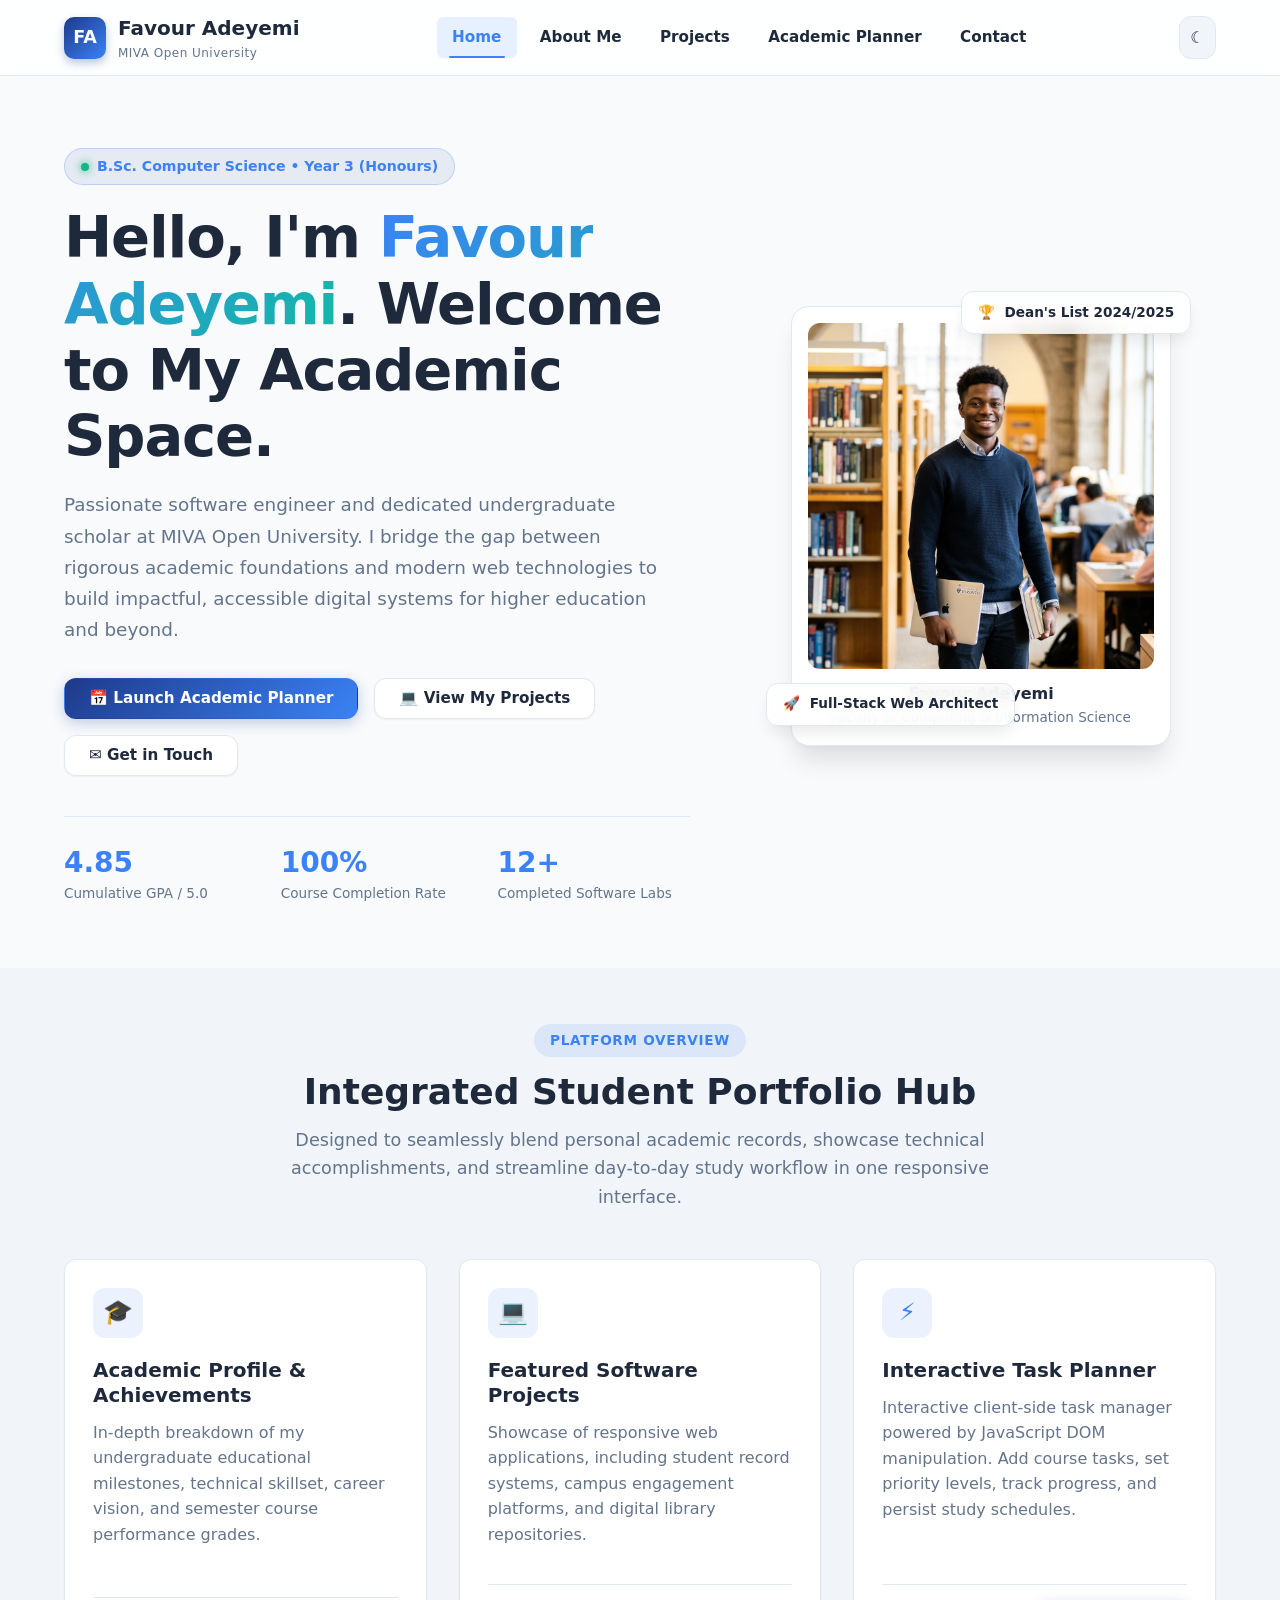
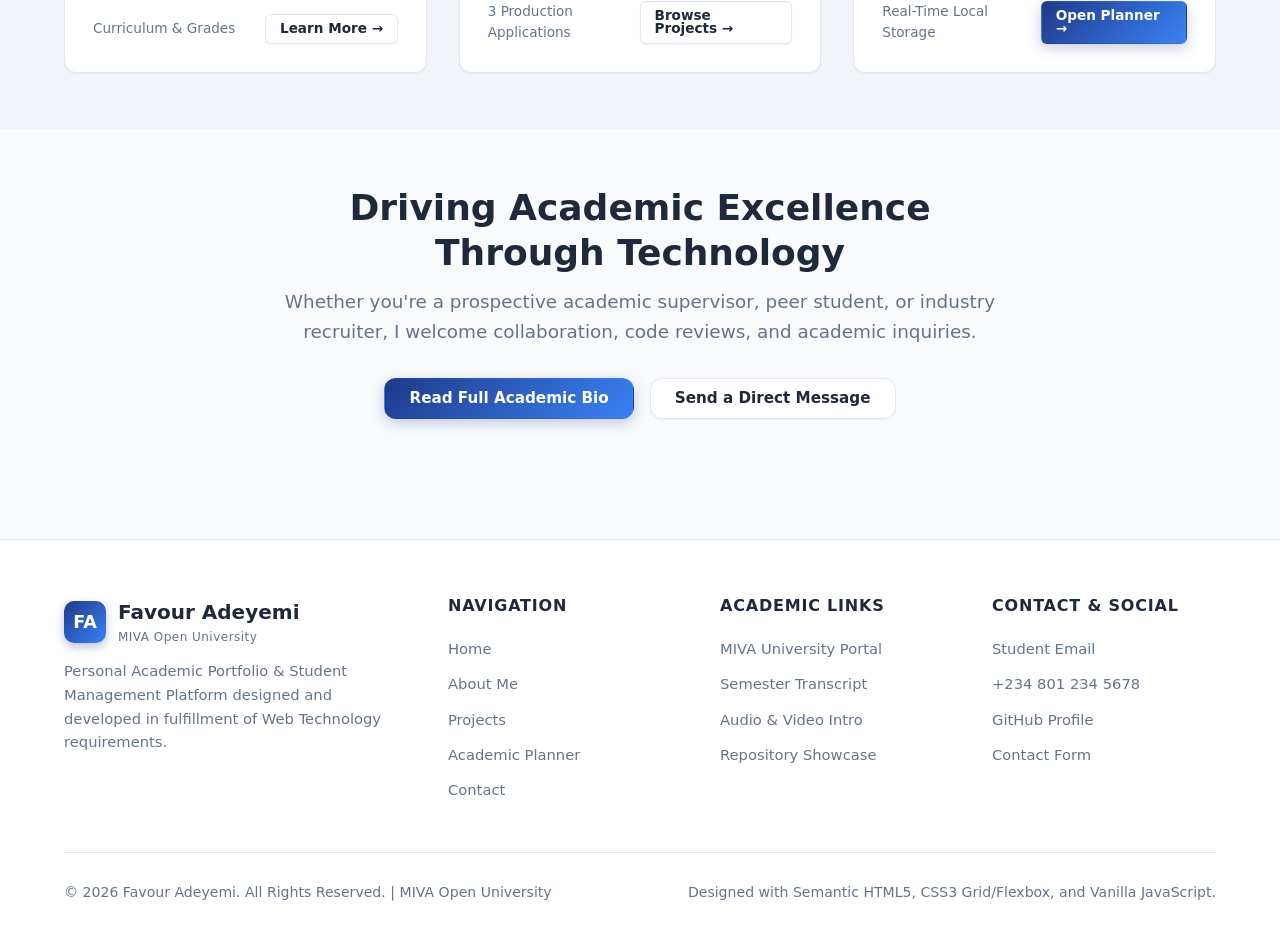
<file: index.html>
<!DOCTYPE html>
<html lang="en" data-theme="light">
<head>
  <meta charset="UTF-8">
  <meta name="viewport" content="width=device-width, initial-scale=1.0">
  <meta name="description" content="Personal Academic Portfolio and Student Management Platform of Favour Adeyemi, Computer Science Undergraduate at MIVA Open University.">
  <meta name="keywords" content="MIVA Open University, Student Portfolio, Computer Science, Academic Planner, Web Development">
  <meta name="author" content="Favour Adeyemi">
  <title>Favour Adeyemi | Academic Portfolio & Student Management</title>
  
  <!-- Core Stylesheet -->
  <link rel="stylesheet" href="css/style.css">
  <link rel="icon" href="data:image/svg+xml,<svg xmlns='http://www.w3.org/2000/svg' viewBox='0 0 100 100'><text y='.9em' font-size='90'>🎓</text></svg>">
</head>
<body>

  <!-- =========================================================================
       Site Header & Semantic Navigation
       ========================================================================= -->
  <header class="site-header" id="siteHeader">
    <div class="container nav-container">
      <a href="index.html" class="brand-logo" aria-label="Favour Adeyemi Portfolio Home">
        <div class="brand-badge">FA</div>
        <div class="brand-text">
          Favour Adeyemi
          <span>MIVA Open University</span>
        </div>
      </a>

      <!-- Primary Navigation Links -->
      <nav aria-label="Main Navigation">
        <ul class="nav-menu" id="navMenu">
          <li><a href="index.html" class="nav-link active">Home</a></li>
          <li><a href="about.html" class="nav-link">About Me</a></li>
          <li><a href="projects.html" class="nav-link">Projects</a></li>
          <li><a href="planner.html" class="nav-link">Academic Planner</a></li>
          <li><a href="contact.html" class="nav-link">Contact</a></li>
        </ul>
      </nav>

      <!-- Navigation Actions: Theme Switcher & Mobile Menu Button -->
      <div class="nav-actions">
        <button 
          id="themeToggleBtn" 
          class="theme-toggle-btn" 
          type="button" 
          title="Toggle Light/Dark Theme"
          aria-label="Toggle Light and Dark Theme"
        >
          <span id="themeIcon">&#9790;</span>
        </button>
        <button 
          id="hamburgerBtn" 
          class="hamburger-btn" 
          type="button" 
          aria-label="Toggle navigation menu"
          aria-expanded="false"
        >
          &#9776;
        </button>
      </div>
    </div>
  </header>

  <!-- =========================================================================
       Main Content Container
       ========================================================================= -->
  <main class="main-content" id="mainContent">

    <!-- Hero Section -->
    <section class="hero-section" aria-labelledby="heroHeading">
      <div class="container hero-grid">
        
        <!-- Left: Text & Bio Content -->
        <div class="hero-content">
          <div class="hero-badge">
            <span class="status-dot"></span>
            <span>B.Sc. Computer Science • Year 3 (Honours)</span>
          </div>
          
          <h1 class="hero-title" id="heroHeading">
            Hello, I'm <span class="gradient-text">Favour Adeyemi</span>. Welcome to My Academic Space.
          </h1>

          <p class="hero-description">
            Passionate software engineer and dedicated undergraduate scholar at MIVA Open University. 
            I bridge the gap between rigorous academic foundations and modern web technologies to build impactful, 
            accessible digital systems for higher education and beyond.
          </p>

          <div class="hero-cta">
            <a href="planner.html" class="btn btn-primary">
              <span>📅 Launch Academic Planner</span>
            </a>
            <a href="projects.html" class="btn btn-secondary">
              <span>💻 View My Projects</span>
            </a>
            <a href="contact.html" class="btn btn-secondary">
              <span>✉️ Get in Touch</span>
            </a>
          </div>

          <!-- Academic Metrics Overview -->
          <div class="hero-stats">
            <div class="stat-item">
              <h4>4.85</h4>
              <p>Cumulative GPA / 5.0</p>
            </div>
            <div class="stat-item">
              <h4>100%</h4>
              <p>Course Completion Rate</p>
            </div>
            <div class="stat-item">
              <h4>12+</h4>
              <p>Completed Software Labs</p>
            </div>
          </div>
        </div>

        <!-- Right: Photograph Showcase -->
        <div class="hero-media">
          <div class="hero-media-wrapper">
            <!-- Floating Decorative Badges -->
            <div class="floating-pill top-right">
              <span>🏆</span>
              <span>Dean's List 2024/2025</span>
            </div>

            <figure class="profile-card">
              <div class="profile-card-image">
                <img 
                  src="assets/images/student-profile.jpg" 
                  alt="Photograph of Favour Adeyemi, Computer Science Student at MIVA Open University" 
                  width="600" 
                  height="600"
                  loading="eager"
                >
              </div>
              <figcaption style="padding-top: 0.75rem; text-align: center;">
                <strong style="color: var(--text-main);">Favour Adeyemi</strong>
                <p style="font-size: 0.85rem; color: var(--text-muted); margin-bottom: 0;">Faculty of Computing & Information Science</p>
              </figcaption>
            </figure>

            <div class="floating-pill bottom-left">
              <span>🚀</span>
              <span>Full-Stack Web Architect</span>
            </div>
          </div>
        </div>

      </div>
    </section>

    <!-- Platform Modules / Academic Feature Highlights -->
    <section class="section" style="background-color: var(--bg-surface-alt);" aria-labelledby="modulesHeading">
      <div class="container">
        
        <header class="section-header">
          <span class="section-badge">Platform Overview</span>
          <h2 id="modulesHeading">Integrated Student Portfolio Hub</h2>
          <p>
            Designed to seamlessly blend personal academic records, showcase technical accomplishments, 
            and streamline day-to-day study workflow in one responsive interface.
          </p>
        </header>

        <div class="grid-3">
          
          <!-- Card 1: Academic Profile -->
          <article class="card">
            <div class="card-icon">🎓</div>
            <h3 class="card-title">Academic Profile & Achievements</h3>
            <div class="card-body">
              <p>
                In-depth breakdown of my undergraduate educational milestones, technical skillset, career vision, 
                and semester course performance grades.
              </p>
            </div>
            <div class="card-footer">
              <span style="font-size: 0.85rem; color: var(--text-muted);">Curriculum & Grades</span>
              <a href="about.html" class="btn btn-sm btn-secondary">Learn More &rarr;</a>
            </div>
          </article>

          <!-- Card 2: Technical Projects -->
          <article class="card">
            <div class="card-icon">💻</div>
            <h3 class="card-title">Featured Software Projects</h3>
            <div class="card-body">
              <p>
                Showcase of responsive web applications, including student record systems, campus engagement platforms, 
                and digital library repositories.
              </p>
            </div>
            <div class="card-footer">
              <span style="font-size: 0.85rem; color: var(--text-muted);">3 Production Applications</span>
              <a href="projects.html" class="btn btn-sm btn-secondary">Browse Projects &rarr;</a>
            </div>
          </article>

          <!-- Card 3: Interactive Academic Planner -->
          <article class="card">
            <div class="card-icon">⚡</div>
            <h3 class="card-title">Interactive Task Planner</h3>
            <div class="card-body">
              <p>
                Interactive client-side task manager powered by JavaScript DOM manipulation. Add course tasks, 
                set priority levels, track progress, and persist study schedules.
              </p>
            </div>
            <div class="card-footer">
              <span style="font-size: 0.85rem; color: var(--text-muted);">Real-Time Local Storage</span>
              <a href="planner.html" class="btn btn-sm btn-primary">Open Planner &rarr;</a>
            </div>
          </article>

        </div>

      </div>
    </section>

    <!-- Quick Call to Action / MIVA University Mission -->
    <section class="section" aria-labelledby="ctaHeading">
      <div class="container" style="text-align: center; max-width: 800px;">
        <h2 id="ctaHeading">Driving Academic Excellence Through Technology</h2>
        <p style="color: var(--text-muted); font-size: 1.15rem; margin-bottom: 2rem;">
          Whether you're a prospective academic supervisor, peer student, or industry recruiter, 
          I welcome collaboration, code reviews, and academic inquiries.
        </p>
        <div style="display: flex; justify-content: center; gap: 1rem; flex-wrap: wrap;">
          <a href="about.html" class="btn btn-primary">Read Full Academic Bio</a>
          <a href="contact.html" class="btn btn-secondary">Send a Direct Message</a>
        </div>
      </div>
    </section>

  </main>

  <!-- =========================================================================
       Site Footer
       ========================================================================= -->
  <footer class="site-footer">
    <div class="container">
      <div class="footer-grid">
        
        <div class="footer-brand">
          <div class="brand-logo" style="margin-bottom: 0.75rem;">
            <div class="brand-badge">FA</div>
            <div class="brand-text">
              Favour Adeyemi
              <span>MIVA Open University</span>
            </div>
          </div>
          <p>
            Personal Academic Portfolio & Student Management Platform designed and developed in fulfillment of Web Technology requirements.
          </p>
        </div>

        <div class="footer-col">
          <h4>Navigation</h4>
          <ul class="footer-links">
            <li><a href="index.html">Home</a></li>
            <li><a href="about.html">About Me</a></li>
            <li><a href="projects.html">Projects</a></li>
            <li><a href="planner.html">Academic Planner</a></li>
            <li><a href="contact.html">Contact</a></li>
          </ul>
        </div>

        <div class="footer-col">
          <h4>Academic Links</h4>
          <ul class="footer-links">
            <li><a href="https://miva.university" target="_blank" rel="noopener noreferrer">MIVA University Portal</a></li>
            <li><a href="about.html#courseGrades">Semester Transcript</a></li>
            <li><a href="about.html#multimediaIntro">Audio & Video Intro</a></li>
            <li><a href="projects.html">Repository Showcase</a></li>
          </ul>
        </div>

        <div class="footer-col">
          <h4>Contact & Social</h4>
          <ul class="footer-links">
            <li><a href="mailto:favour.adeyemi@student.miva.edu.ng">Student Email</a></li>
            <li><a href="tel:+2348012345678">+234 801 234 5678</a></li>
            <li><a href="https://github.com" target="_blank" rel="noopener noreferrer">GitHub Profile</a></li>
            <li><a href="contact.html">Contact Form</a></li>
          </ul>
        </div>

      </div>

      <div class="footer-bottom">
        <div>
          &copy; <span id="currentYear">2026</span> Favour Adeyemi. All Rights Reserved. | MIVA Open University
        </div>
        <div>
          Designed with Semantic HTML5, CSS3 Grid/Flexbox, and Vanilla JavaScript.
        </div>
      </div>
    </div>
  </footer>

  <!-- Modal Component for Interactive Previews -->
  <div id="globalModal" class="modal-overlay" role="dialog" aria-modal="true" aria-labelledby="modalTitle">
    <div class="modal-box">
      <button id="modalCloseBtn" class="modal-close-btn" aria-label="Close dialog">&times;</button>
      <h3 id="modalTitle" style="margin-bottom: 1rem; color: var(--primary-light);">Project Preview</h3>
      <div id="modalBody"></div>
    </div>
  </div>

  <!-- Shared JavaScript Scripts -->
  <script src="js/main.js"></script>
</body>
</html>
</file>
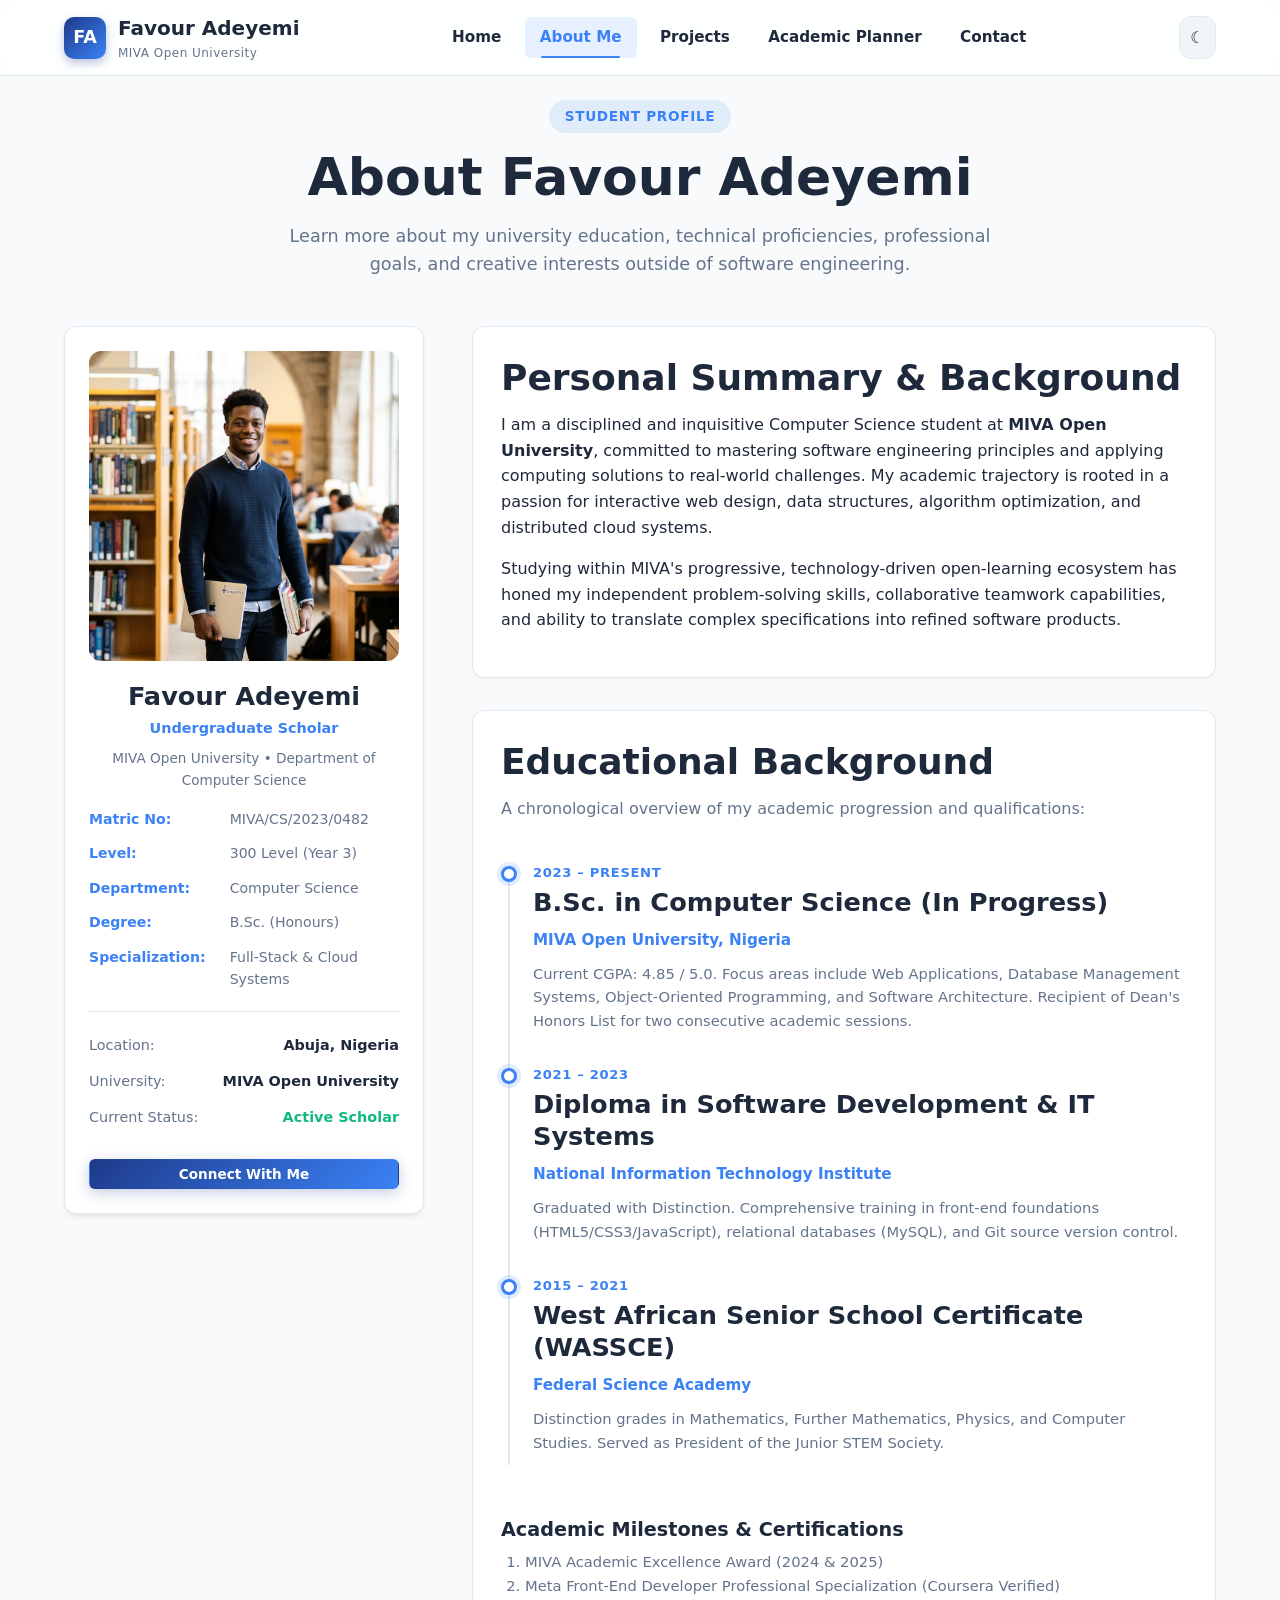
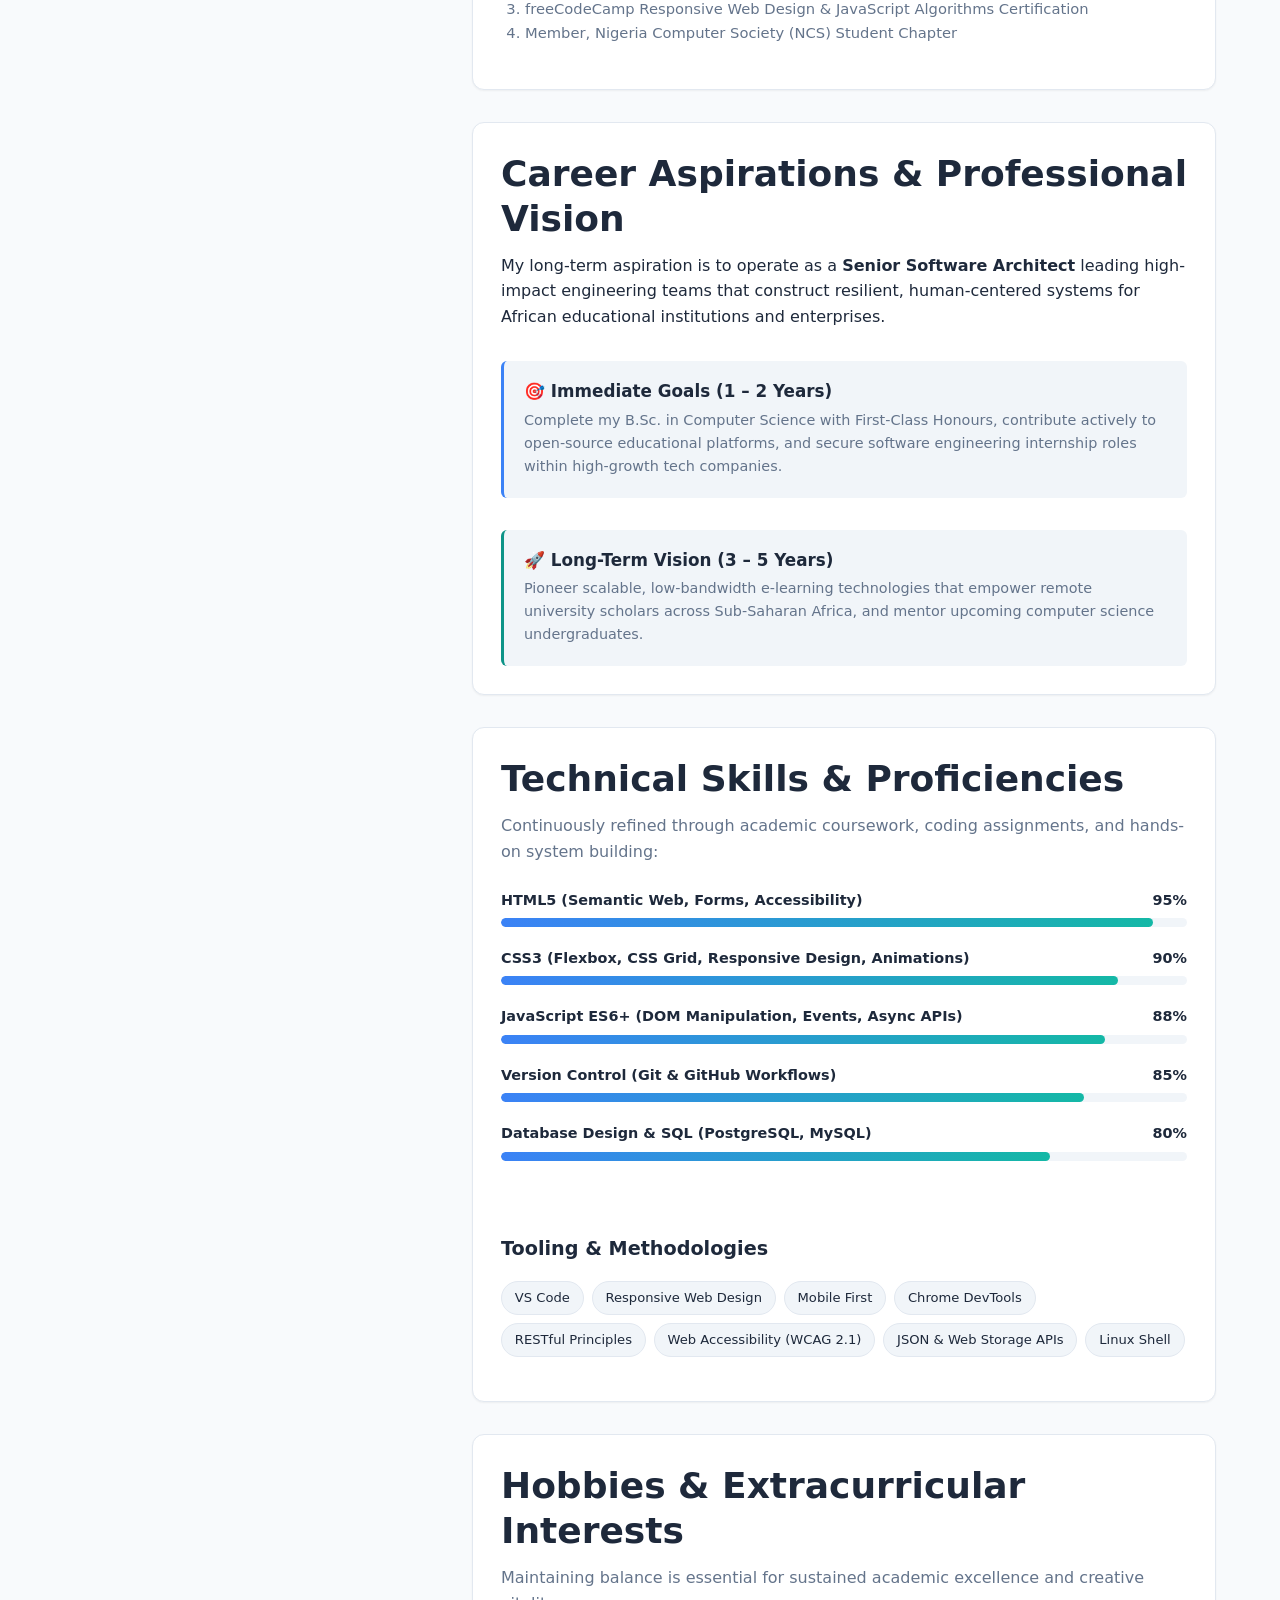
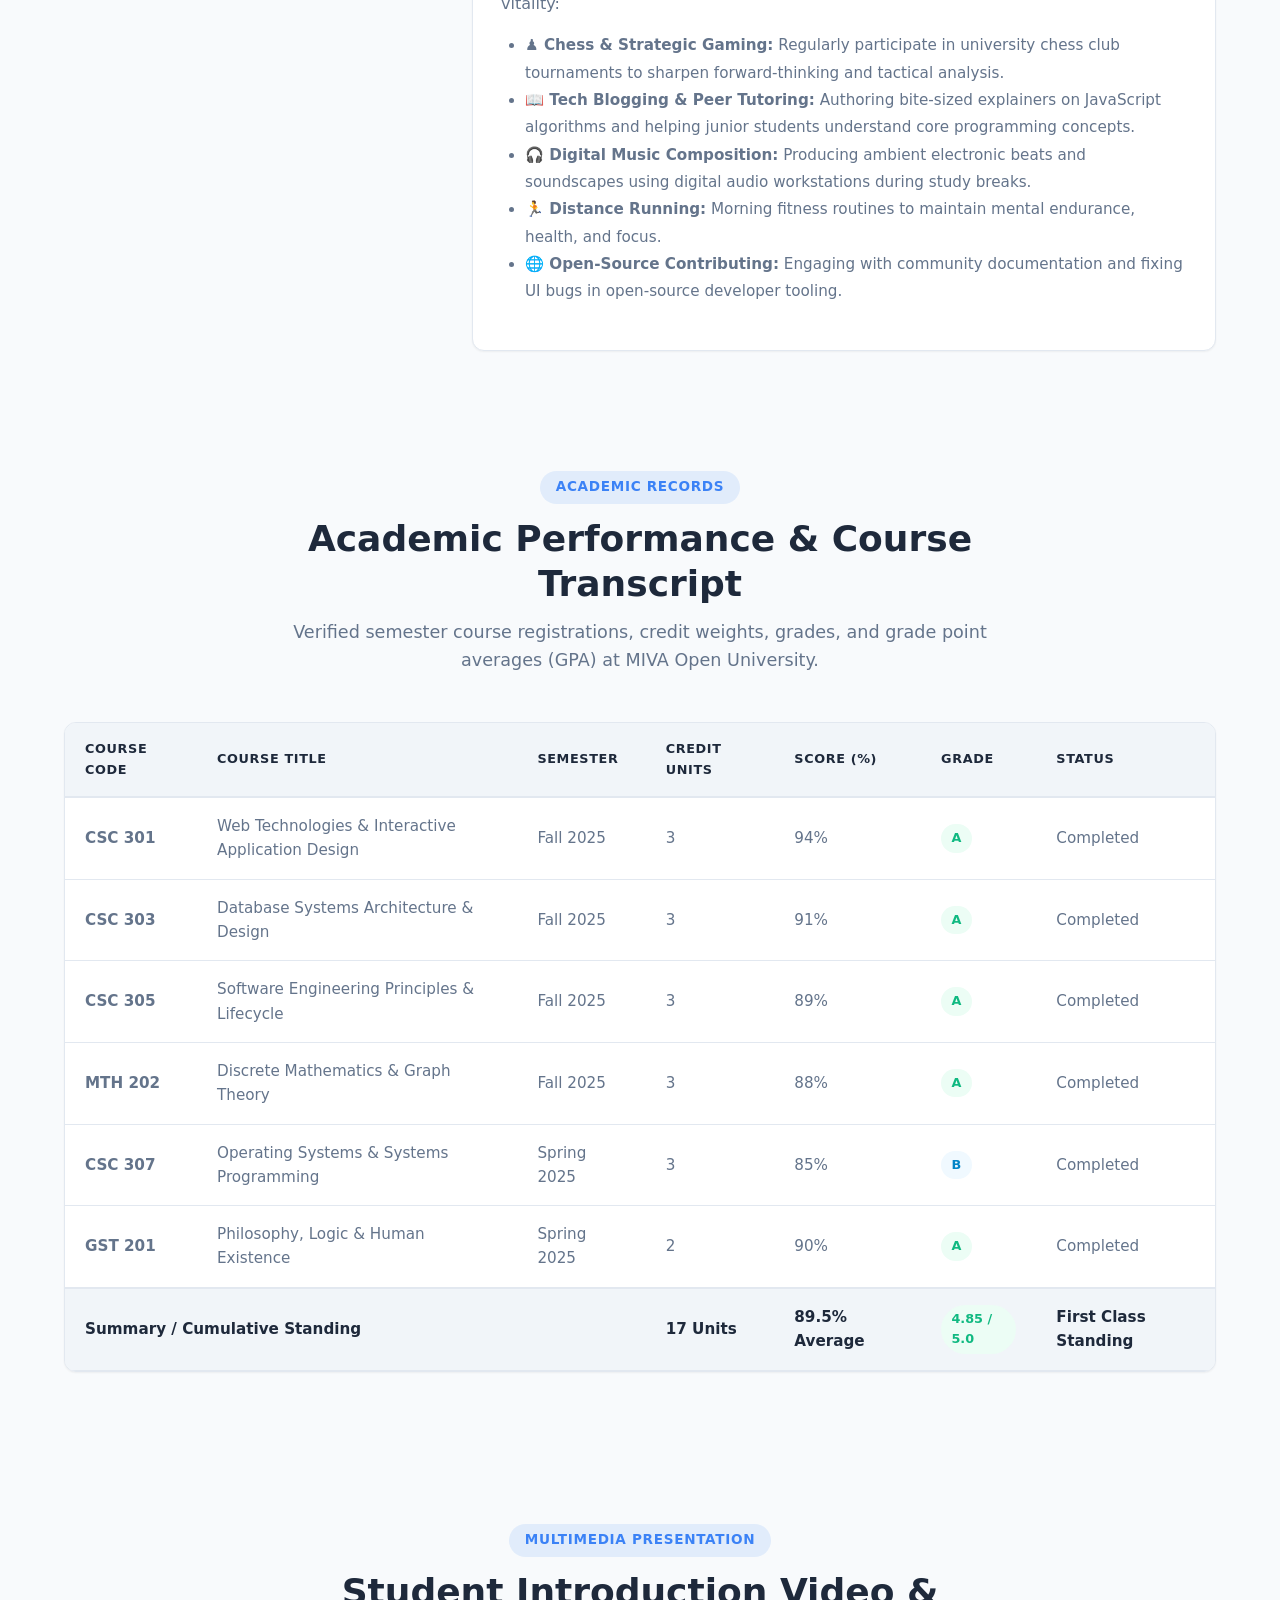
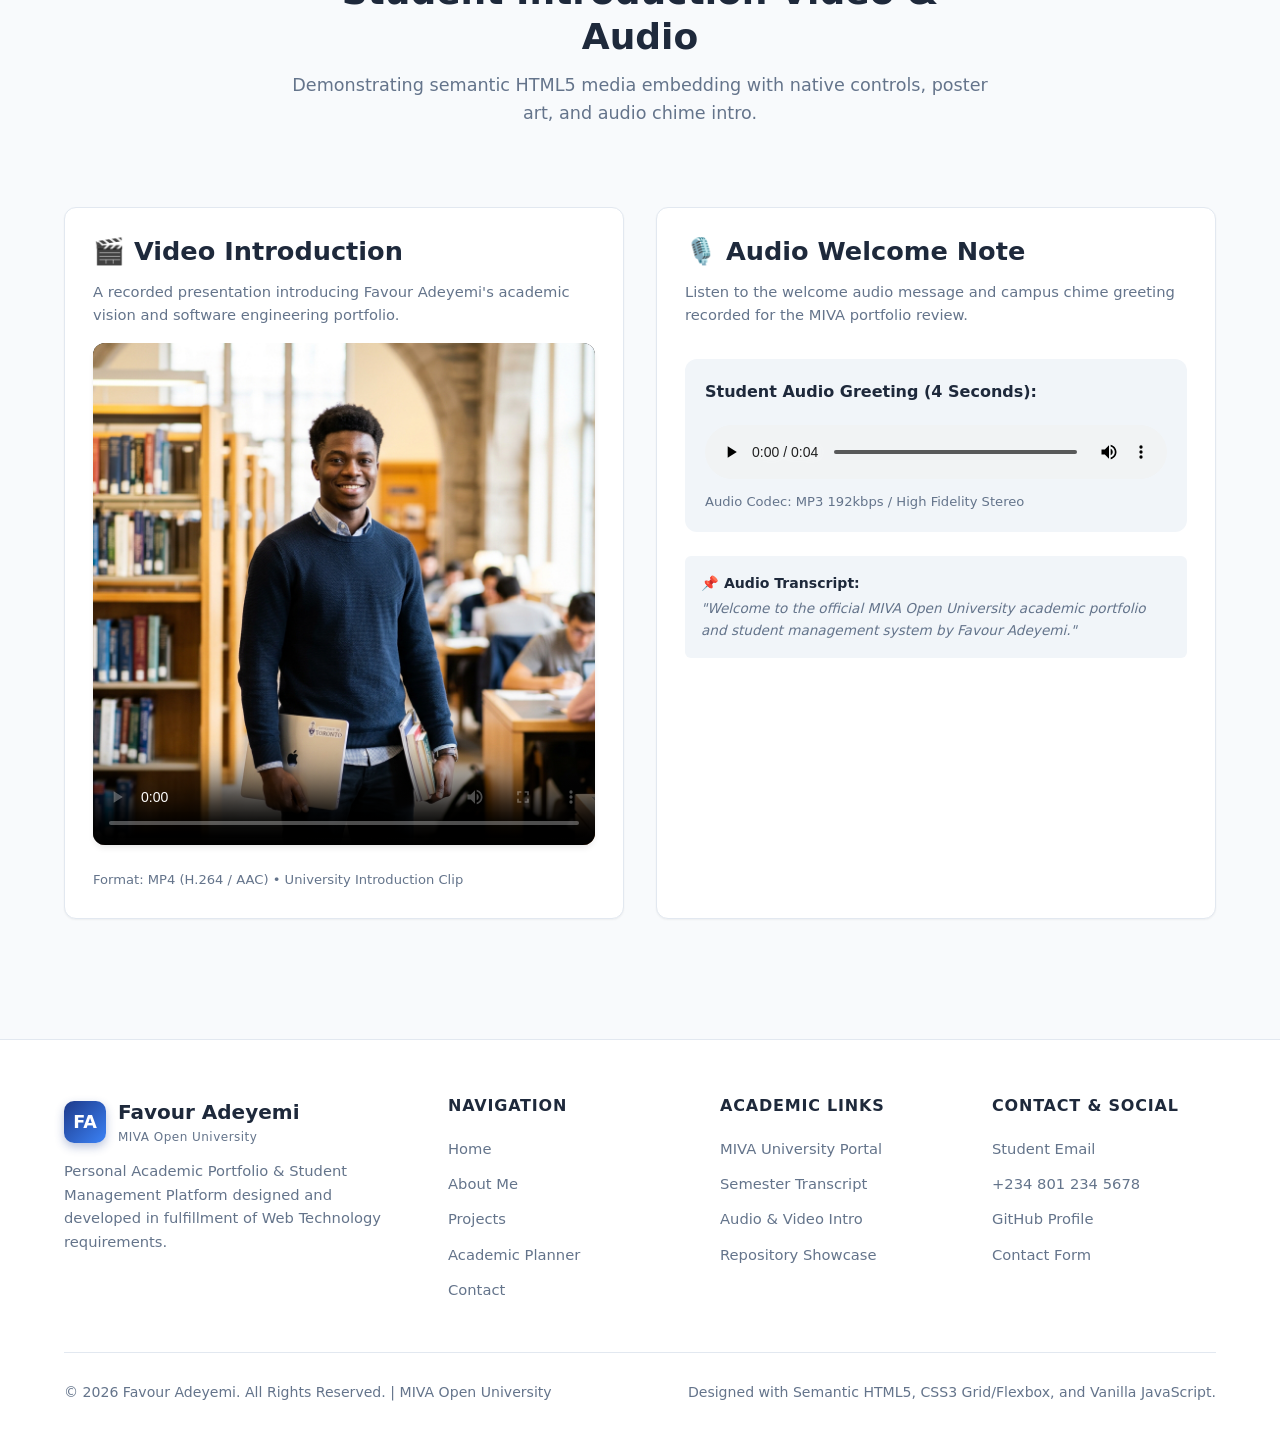
<file: about.html>
<!DOCTYPE html>
<html lang="en" data-theme="light">
<head>
  <meta charset="UTF-8">
  <meta name="viewport" content="width=device-width, initial-scale=1.0">
  <meta name="description" content="About Favour Adeyemi - Educational Background, Career Aspirations, Technical Skills, and Hobbies at MIVA Open University.">
  <meta name="keywords" content="Favour Adeyemi, MIVA Open University, Computer Science, Technical Skills, Education">
  <title>About Me | Favour Adeyemi - MIVA Open University</title>
  
  <link rel="stylesheet" href="css/style.css">
  <link rel="icon" href="data:image/svg+xml,<svg xmlns='http://www.w3.org/2000/svg' viewBox='0 0 100 100'><text y='.9em' font-size='90'>🎓</text></svg>">
</head>
<body>

  <!-- Site Header -->
  <header class="site-header" id="siteHeader">
    <div class="container nav-container">
      <a href="index.html" class="brand-logo" aria-label="Favour Adeyemi Portfolio Home">
        <div class="brand-badge">FA</div>
        <div class="brand-text">
          Favour Adeyemi
          <span>MIVA Open University</span>
        </div>
      </a>

      <nav aria-label="Main Navigation">
        <ul class="nav-menu" id="navMenu">
          <li><a href="index.html" class="nav-link">Home</a></li>
          <li><a href="about.html" class="nav-link active">About Me</a></li>
          <li><a href="projects.html" class="nav-link">Projects</a></li>
          <li><a href="planner.html" class="nav-link">Academic Planner</a></li>
          <li><a href="contact.html" class="nav-link">Contact</a></li>
        </ul>
      </nav>

      <div class="nav-actions">
        <button id="themeToggleBtn" class="theme-toggle-btn" type="button" aria-label="Toggle Light and Dark Theme">
          <span id="themeIcon">&#9790;</span>
        </button>
        <button id="hamburgerBtn" class="hamburger-btn" type="button" aria-label="Toggle navigation menu" aria-expanded="false">
          &#9776;
        </button>
      </div>
    </div>
  </header>

  <!-- Main Content -->
  <main class="main-content" id="mainContent">
    <div class="container">

      <!-- Section Title -->
      <header class="section-header">
        <span class="section-badge">Student Profile</span>
        <h1>About Favour Adeyemi</h1>
        <p>
          Learn more about my university education, technical proficiencies, professional goals, 
          and creative interests outside of software engineering.
        </p>
      </header>

      <!-- About Hero Grid -->
      <div class="about-hero">
        
        <!-- Sidebar Profile Card -->
        <aside class="about-avatar-card">
          <figure>
            <img 
              src="assets/images/student-profile.jpg" 
              alt="Portrait of Favour Adeyemi, MIVA University Student"
              width="400" 
              height="400"
            >
            <figcaption>
              <h3>Favour Adeyemi</h3>
              <p style="color: var(--primary-light); font-weight: 600; font-size: 0.9rem; margin-bottom: 0.5rem;">
                Undergraduate Scholar
              </p>
              <p style="color: var(--text-muted); font-size: 0.85rem;">
                MIVA Open University • Department of Computer Science
              </p>
            </figcaption>
          </figure>

          <!-- Key Details (HTML Definition List) -->
          <dl class="styled-dl" style="text-align: left; font-size: 0.88rem;">
            <dt>Matric No:</dt>
            <dd>MIVA/CS/2023/0482</dd>
            <dt>Level:</dt>
            <dd>300 Level (Year 3)</dd>
            <dt>Department:</dt>
            <dd>Computer Science</dd>
            <dt>Degree:</dt>
            <dd>B.Sc. (Honours)</dd>
            <dt>Specialization:</dt>
            <dd>Full-Stack & Cloud Systems</dd>
          </dl>

          <ul class="about-meta">
            <li><span>Location:</span> <strong>Abuja, Nigeria</strong></li>
            <li><span>University:</span> <strong>MIVA Open University</strong></li>
            <li><span>Current Status:</span> <strong style="color: var(--success-color);">Active Scholar</strong></li>
          </ul>

          <div style="margin-top: 1.5rem;">
            <a href="contact.html" class="btn btn-primary btn-sm" style="width: 100%;">Connect With Me</a>
          </div>
        </aside>

        <!-- Right Content Column: Bio, Education, Career, Skills -->
        <div class="about-main-text">
          
          <!-- Personal Summary & Background -->
          <article class="card" style="margin-bottom: 2rem;">
            <h2>Personal Summary & Background</h2>
            <p>
              I am a disciplined and inquisitive Computer Science student at <strong>MIVA Open University</strong>, 
              committed to mastering software engineering principles and applying computing solutions to real-world challenges. 
              My academic trajectory is rooted in a passion for interactive web design, data structures, algorithm optimization, 
              and distributed cloud systems.
            </p>
            <p>
              Studying within MIVA's progressive, technology-driven open-learning ecosystem has honed my independent problem-solving 
              skills, collaborative teamwork capabilities, and ability to translate complex specifications into refined software products.
            </p>
          </article>

          <!-- Educational Background (Timeline & Ordered List) -->
          <article class="card" style="margin-bottom: 2rem;">
            <h2>Educational Background</h2>
            <p style="color: var(--text-muted);">
              A chronological overview of my academic progression and qualifications:
            </p>

            <div class="timeline">
              
              <!-- Education Item 1 -->
              <div class="timeline-item">
                <div class="timeline-dot"></div>
                <div class="timeline-date">2023 – Present</div>
                <h3>B.Sc. in Computer Science (In Progress)</h3>
                <h4 style="color: var(--primary-light); font-size: 0.95rem; font-weight: 600;">MIVA Open University, Nigeria</h4>
                <p style="color: var(--text-muted); font-size: 0.92rem; margin-top: 0.4rem;">
                  Current CGPA: 4.85 / 5.0. Focus areas include Web Applications, Database Management Systems, 
                  Object-Oriented Programming, and Software Architecture. Recipient of Dean's Honors List for two consecutive academic sessions.
                </p>
              </div>

              <!-- Education Item 2 -->
              <div class="timeline-item">
                <div class="timeline-dot"></div>
                <div class="timeline-date">2021 – 2023</div>
                <h3>Diploma in Software Development & IT Systems</h3>
                <h4 style="color: var(--primary-light); font-size: 0.95rem; font-weight: 600;">National Information Technology Institute</h4>
                <p style="color: var(--text-muted); font-size: 0.92rem; margin-top: 0.4rem;">
                  Graduated with Distinction. Comprehensive training in front-end foundations (HTML5/CSS3/JavaScript), 
                  relational databases (MySQL), and Git source version control.
                </p>
              </div>

              <!-- Education Item 3 -->
              <div class="timeline-item">
                <div class="timeline-dot"></div>
                <div class="timeline-date">2015 – 2021</div>
                <h3>West African Senior School Certificate (WASSCE)</h3>
                <h4 style="color: var(--primary-light); font-size: 0.95rem; font-weight: 600;">Federal Science Academy</h4>
                <p style="color: var(--text-muted); font-size: 0.92rem; margin-top: 0.4rem;">
                  Distinction grades in Mathematics, Further Mathematics, Physics, and Computer Studies. Served as President of the Junior STEM Society.
                </p>
              </div>

            </div>

            <!-- Ordered List Requirement -->
            <h4 style="margin-top: 1.5rem; margin-bottom: 0.5rem;">Academic Milestones & Certifications</h4>
            <ol style="color: var(--text-muted); font-size: 0.92rem;">
              <li>MIVA Academic Excellence Award (2024 & 2025)</li>
              <li>Meta Front-End Developer Professional Specialization (Coursera Verified)</li>
              <li>freeCodeCamp Responsive Web Design & JavaScript Algorithms Certification</li>
              <li>Member, Nigeria Computer Society (NCS) Student Chapter</li>
            </ol>
          </article>

          <!-- Career Aspirations -->
          <article class="card" style="margin-bottom: 2rem;">
            <h2>Career Aspirations & Professional Vision</h2>
            <p>
              My long-term aspiration is to operate as a <strong>Senior Software Architect</strong> leading high-impact engineering teams 
              that construct resilient, human-centered systems for African educational institutions and enterprises.
            </p>
            
            <div class="grid-2" style="margin-top: 1rem;">
              <div style="background: var(--bg-surface-alt); padding: 1.25rem; border-radius: var(--radius-sm); border-left: 3px solid var(--primary-light);">
                <h4 style="font-size: 1.05rem; margin-bottom: 0.4rem;">🎯 Immediate Goals (1 – 2 Years)</h4>
                <p style="font-size: 0.9rem; color: var(--text-muted); margin-bottom: 0;">
                  Complete my B.Sc. in Computer Science with First-Class Honours, contribute actively to open-source educational platforms, 
                  and secure software engineering internship roles within high-growth tech companies.
                </p>
              </div>
              <div style="background: var(--bg-surface-alt); padding: 1.25rem; border-radius: var(--radius-sm); border-left: 3px solid var(--accent-color);">
                <h4 style="font-size: 1.05rem; margin-bottom: 0.4rem;">🚀 Long-Term Vision (3 – 5 Years)</h4>
                <p style="font-size: 0.9rem; color: var(--text-muted); margin-bottom: 0;">
                  Pioneer scalable, low-bandwidth e-learning technologies that empower remote university scholars across Sub-Saharan Africa, 
                  and mentor upcoming computer science undergraduates.
                </p>
              </div>
            </div>
          </article>

          <!-- Technical Skills -->
          <article class="card" style="margin-bottom: 2rem;">
            <h2>Technical Skills & Proficiencies</h2>
            <p style="color: var(--text-muted); margin-bottom: 1.5rem;">
              Continuously refined through academic coursework, coding assignments, and hands-on system building:
            </p>

            <div class="skills-group">
              <div class="skill-bar-wrapper">
                <div class="skill-bar-info">
                  <span>HTML5 (Semantic Web, Forms, Accessibility)</span>
                  <span>95%</span>
                </div>
                <div class="skill-track">
                  <div class="skill-fill" style="width: 95%;"></div>
                </div>
              </div>

              <div class="skill-bar-wrapper">
                <div class="skill-bar-info">
                  <span>CSS3 (Flexbox, CSS Grid, Responsive Design, Animations)</span>
                  <span>90%</span>
                </div>
                <div class="skill-track">
                  <div class="skill-fill" style="width: 90%;"></div>
                </div>
              </div>

              <div class="skill-bar-wrapper">
                <div class="skill-bar-info">
                  <span>JavaScript ES6+ (DOM Manipulation, Events, Async APIs)</span>
                  <span>88%</span>
                </div>
                <div class="skill-track">
                  <div class="skill-fill" style="width: 88%;"></div>
                </div>
              </div>

              <div class="skill-bar-wrapper">
                <div class="skill-bar-info">
                  <span>Version Control (Git & GitHub Workflows)</span>
                  <span>85%</span>
                </div>
                <div class="skill-track">
                  <div class="skill-fill" style="width: 85%;"></div>
                </div>
              </div>

              <div class="skill-bar-wrapper">
                <div class="skill-bar-info">
                  <span>Database Design & SQL (PostgreSQL, MySQL)</span>
                  <span>80%</span>
                </div>
                <div class="skill-track">
                  <div class="skill-fill" style="width: 80%;"></div>
                </div>
              </div>
            </div>

            <h4 style="margin-top: 1.5rem; margin-bottom: 0.5rem;">Tooling & Methodologies</h4>
            <ul class="tag-list">
              <li class="tag-item">VS Code</li>
              <li class="tag-item">Responsive Web Design</li>
              <li class="tag-item">Mobile First</li>
              <li class="tag-item">Chrome DevTools</li>
              <li class="tag-item">RESTful Principles</li>
              <li class="tag-item">Web Accessibility (WCAG 2.1)</li>
              <li class="tag-item">JSON & Web Storage APIs</li>
              <li class="tag-item">Linux Shell</li>
            </ul>
          </article>

          <!-- Hobbies and Interests -->
          <article class="card">
            <h2>Hobbies & Extracurricular Interests</h2>
            <p style="color: var(--text-muted);">
              Maintaining balance is essential for sustained academic excellence and creative vitality:
            </p>

            <ul style="color: var(--text-muted); font-size: 0.95rem; line-height: 1.8;">
              <li><strong>♟️ Chess & Strategic Gaming:</strong> Regularly participate in university chess club tournaments to sharpen forward-thinking and tactical analysis.</li>
              <li><strong>📖 Tech Blogging & Peer Tutoring:</strong> Authoring bite-sized explainers on JavaScript algorithms and helping junior students understand core programming concepts.</li>
              <li><strong>🎧 Digital Music Composition:</strong> Producing ambient electronic beats and soundscapes using digital audio workstations during study breaks.</li>
              <li><strong>🏃 Distance Running:</strong> Morning fitness routines to maintain mental endurance, health, and focus.</li>
              <li><strong>🌐 Open-Source Contributing:</strong> Engaging with community documentation and fixing UI bugs in open-source developer tooling.</li>
            </ul>
          </article>

        </div>
      </div>

      <!-- =====================================================================
           Academic Performance & Course Records (HTML Table Requirement)
           ===================================================================== -->
      <section class="section" id="courseGrades" aria-labelledby="tableHeading">
        <header class="section-header">
          <span class="section-badge">Academic Records</span>
          <h2 id="tableHeading">Academic Performance & Course Transcript</h2>
          <p>
            Verified semester course registrations, credit weights, grades, and grade point averages (GPA) 
            at MIVA Open University.
          </p>
        </header>

        <div class="table-responsive">
          <table class="academic-table">
            <thead>
              <tr>
                <th scope="col">Course Code</th>
                <th scope="col">Course Title</th>
                <th scope="col">Semester</th>
                <th scope="col">Credit Units</th>
                <th scope="col">Score (%)</th>
                <th scope="col">Grade</th>
                <th scope="col">Status</th>
              </tr>
            </thead>
            <tbody>
              <tr>
                <td><strong>CSC 301</strong></td>
                <td>Web Technologies & Interactive Application Design</td>
                <td>Fall 2025</td>
                <td>3</td>
                <td>94%</td>
                <td><span class="badge-grade a">A</span></td>
                <td>Completed</td>
              </tr>
              <tr>
                <td><strong>CSC 303</strong></td>
                <td>Database Systems Architecture & Design</td>
                <td>Fall 2025</td>
                <td>3</td>
                <td>91%</td>
                <td><span class="badge-grade a">A</span></td>
                <td>Completed</td>
              </tr>
              <tr>
                <td><strong>CSC 305</strong></td>
                <td>Software Engineering Principles & Lifecycle</td>
                <td>Fall 2025</td>
                <td>3</td>
                <td>89%</td>
                <td><span class="badge-grade a">A</span></td>
                <td>Completed</td>
              </tr>
              <tr>
                <td><strong>MTH 202</strong></td>
                <td>Discrete Mathematics & Graph Theory</td>
                <td>Fall 2025</td>
                <td>3</td>
                <td>88%</td>
                <td><span class="badge-grade a">A</span></td>
                <td>Completed</td>
              </tr>
              <tr>
                <td><strong>CSC 307</strong></td>
                <td>Operating Systems & Systems Programming</td>
                <td>Spring 2025</td>
                <td>3</td>
                <td>85%</td>
                <td><span class="badge-grade b">B</span></td>
                <td>Completed</td>
              </tr>
              <tr>
                <td><strong>GST 201</strong></td>
                <td>Philosophy, Logic & Human Existence</td>
                <td>Spring 2025</td>
                <td>2</td>
                <td>90%</td>
                <td><span class="badge-grade a">A</span></td>
                <td>Completed</td>
              </tr>
            </tbody>
            <tfoot>
              <tr>
                <td colspan="3"><strong>Summary / Cumulative Standing</strong></td>
                <td><strong>17 Units</strong></td>
                <td><strong>89.5% Average</strong></td>
                <td><span class="badge-grade a">4.85 / 5.0</span></td>
                <td><strong>First Class Standing</strong></td>
              </tr>
            </tfoot>
          </table>
        </div>
      </section>

      <!-- =====================================================================
           Multimedia Presentation (HTML Video & Audio Requirement)
           ===================================================================== -->
      <section class="section" id="multimediaIntro" aria-labelledby="mediaHeading">
        <header class="section-header">
          <span class="section-badge">Multimedia Presentation</span>
          <h2 id="mediaHeading">Student Introduction Video & Audio</h2>
          <p>
            Demonstrating semantic HTML5 media embedding with native controls, poster art, 
            and audio chime intro.
          </p>
        </header>

        <div class="grid-2">
          
          <!-- Video Showcase -->
          <article class="multimedia-card">
            <h3>🎬 Video Introduction</h3>
            <p style="color: var(--text-muted); font-size: 0.92rem;">
              A recorded presentation introducing Favour Adeyemi's academic vision and software engineering portfolio.
            </p>

            <div class="video-container">
              <video 
                controls 
                preload="metadata" 
                poster="assets/images/student-profile.jpg"
              >
                <source src="assets/media/presentation-intro.mp4" type="video/mp4">
                <p>Your browser does not support the HTML5 video element. You can <a href="assets/media/presentation-intro.mp4">download the video here</a>.</p>
              </video>
            </div>
            
            <p style="font-size: 0.82rem; color: var(--text-muted); margin-bottom: 0;">
              Format: MP4 (H.264 / AAC) • University Introduction Clip
            </p>
          </article>

          <!-- Audio Showcase -->
          <article class="multimedia-card">
            <h3>🎙️ Audio Welcome Note</h3>
            <p style="color: var(--text-muted); font-size: 0.92rem;">
              Listen to the welcome audio message and campus chime greeting recorded for the MIVA portfolio review.
            </p>

            <div class="audio-box" style="margin-top: 2rem;">
              <p style="font-weight: 600; margin-bottom: 0.5rem;">Student Audio Greeting (4 Seconds):</p>
              <audio controls preload="metadata">
                <source src="assets/media/student-intro.mp3" type="audio/mpeg">
                <source src="assets/media/student-intro.wav" type="audio/wav">
                <p>Your browser does not support the audio element. You can <a href="assets/media/student-intro.mp3">download the audio</a>.</p>
              </audio>
              <span style="font-size: 0.82rem; color: var(--text-muted);">
                Audio Codec: MP3 192kbps / High Fidelity Stereo
              </span>
            </div>

            <div style="background: var(--bg-surface-alt); padding: 1rem; border-radius: var(--radius-sm); margin-top: 1.5rem;">
              <strong style="font-size: 0.88rem; display: block; margin-bottom: 0.25rem;">📌 Audio Transcript:</strong>
              <p style="font-size: 0.85rem; color: var(--text-muted); margin-bottom: 0; font-style: italic;">
                "Welcome to the official MIVA Open University academic portfolio and student management system by Favour Adeyemi."
              </p>
            </div>
          </article>

        </div>
      </section>

    </div>
  </main>

  <!-- Site Footer -->
  <footer class="site-footer">
    <div class="container">
      <div class="footer-grid">
        <div class="footer-brand">
          <div class="brand-logo" style="margin-bottom: 0.75rem;">
            <div class="brand-badge">FA</div>
            <div class="brand-text">
              Favour Adeyemi
              <span>MIVA Open University</span>
            </div>
          </div>
          <p>
            Personal Academic Portfolio & Student Management Platform designed and developed in fulfillment of Web Technology requirements.
          </p>
        </div>

        <div class="footer-col">
          <h4>Navigation</h4>
          <ul class="footer-links">
            <li><a href="index.html">Home</a></li>
            <li><a href="about.html">About Me</a></li>
            <li><a href="projects.html">Projects</a></li>
            <li><a href="planner.html">Academic Planner</a></li>
            <li><a href="contact.html">Contact</a></li>
          </ul>
        </div>

        <div class="footer-col">
          <h4>Academic Links</h4>
          <ul class="footer-links">
            <li><a href="https://miva.university" target="_blank" rel="noopener noreferrer">MIVA University Portal</a></li>
            <li><a href="about.html#courseGrades">Semester Transcript</a></li>
            <li><a href="about.html#multimediaIntro">Audio & Video Intro</a></li>
            <li><a href="projects.html">Repository Showcase</a></li>
          </ul>
        </div>

        <div class="footer-col">
          <h4>Contact & Social</h4>
          <ul class="footer-links">
            <li><a href="mailto:favour.adeyemi@student.miva.edu.ng">Student Email</a></li>
            <li><a href="tel:+2348012345678">+234 801 234 5678</a></li>
            <li><a href="https://github.com" target="_blank" rel="noopener noreferrer">GitHub Profile</a></li>
            <li><a href="contact.html">Contact Form</a></li>
          </ul>
        </div>
      </div>

      <div class="footer-bottom">
        <div>
          &copy; <span id="currentYear">2026</span> Favour Adeyemi. All Rights Reserved. | MIVA Open University
        </div>
        <div>
          Designed with Semantic HTML5, CSS3 Grid/Flexbox, and Vanilla JavaScript.
        </div>
      </div>
    </div>
  </footer>

  <script src="js/main.js"></script>
</body>
</html>
</file>
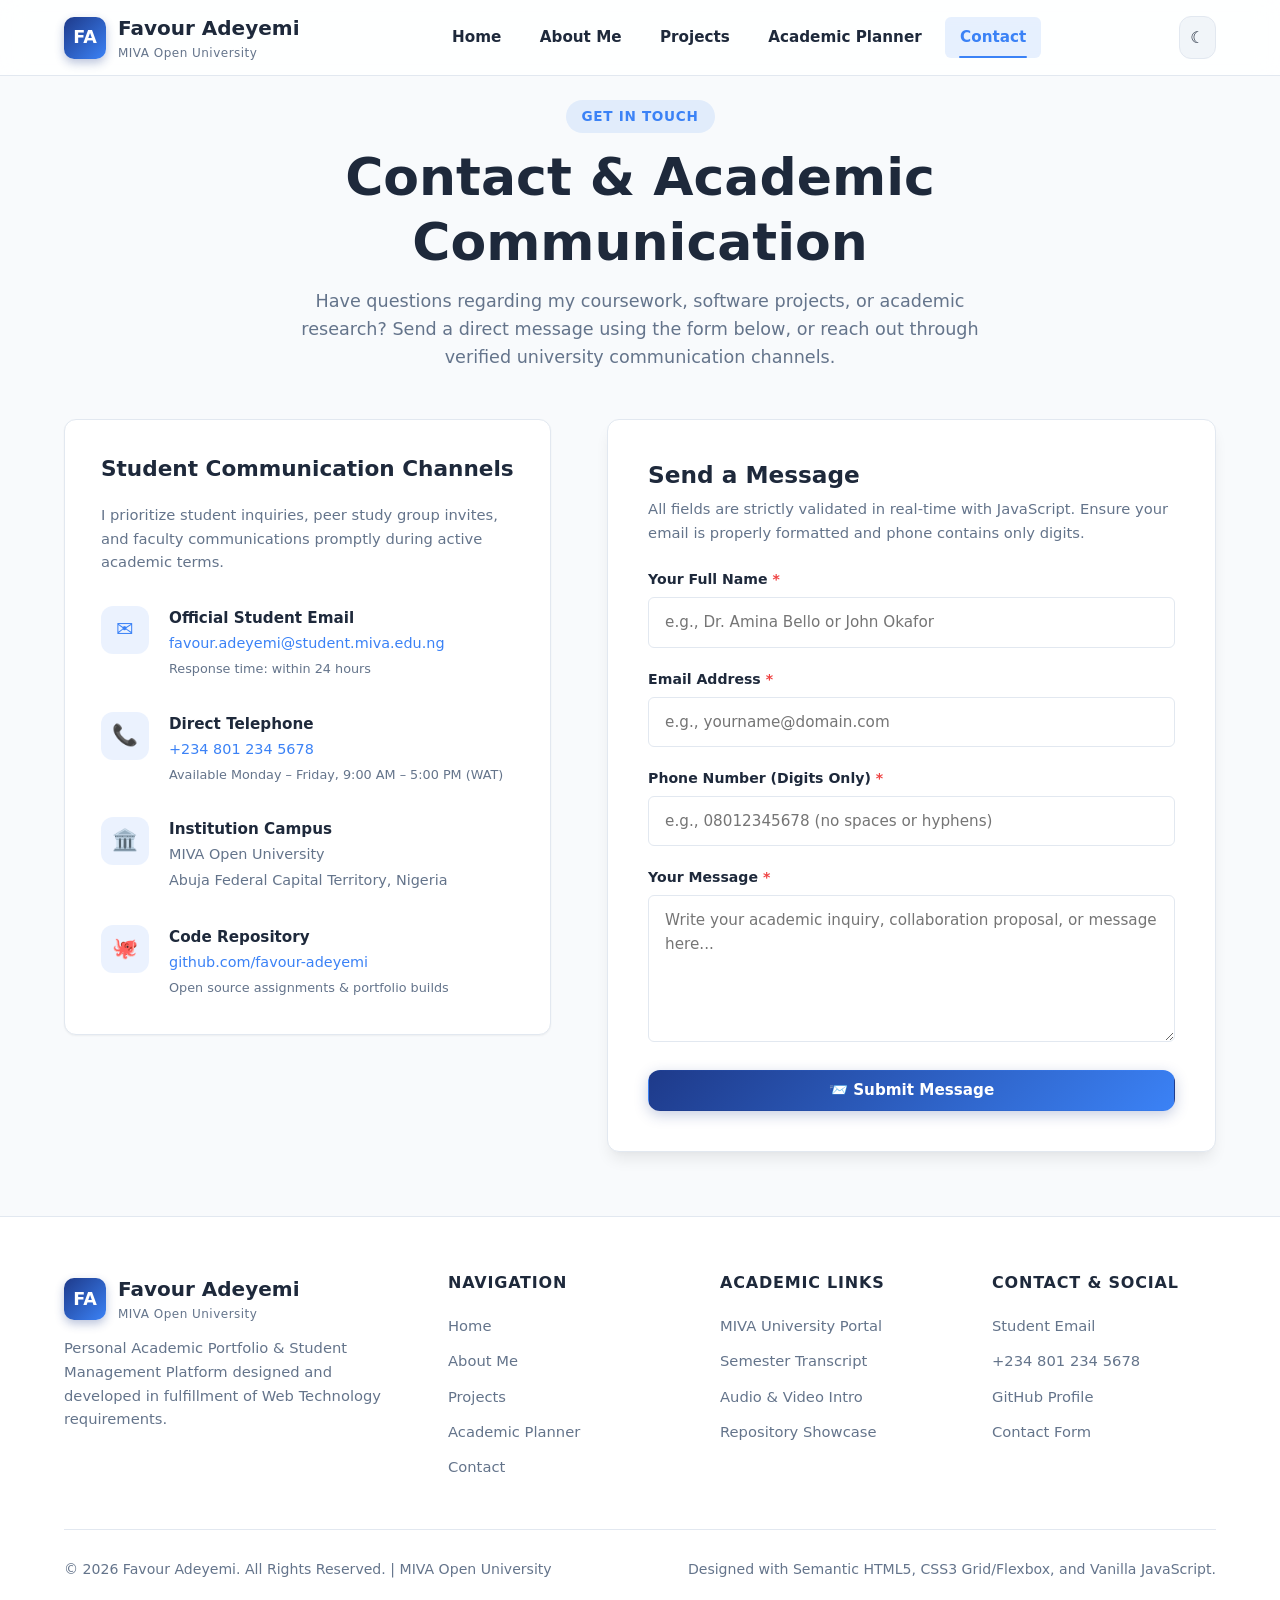
<file: contact.html>
<!DOCTYPE html>
<html lang="en" data-theme="light">
<head>
  <meta charset="UTF-8">
  <meta name="viewport" content="width=device-width, initial-scale=1.0">
  <meta name="description" content="Contact Favour Adeyemi - Inquiries, Academic Collaborations, and Student Communication Form.">
  <meta name="keywords" content="Contact, Favour Adeyemi, MIVA Open University, Inquiries, Student Support">
  <title>Contact Me | Favour Adeyemi - MIVA Open University</title>
  
  <link rel="stylesheet" href="css/style.css">
  <link rel="icon" href="data:image/svg+xml,<svg xmlns='http://www.w3.org/2000/svg' viewBox='0 0 100 100'><text y='.9em' font-size='90'>🎓</text></svg>">
</head>
<body>

  <!-- Site Header -->
  <header class="site-header" id="siteHeader">
    <div class="container nav-container">
      <a href="index.html" class="brand-logo" aria-label="Favour Adeyemi Portfolio Home">
        <div class="brand-badge">FA</div>
        <div class="brand-text">
          Favour Adeyemi
          <span>MIVA Open University</span>
        </div>
      </a>

      <nav aria-label="Main Navigation">
        <ul class="nav-menu" id="navMenu">
          <li><a href="index.html" class="nav-link">Home</a></li>
          <li><a href="about.html" class="nav-link">About Me</a></li>
          <li><a href="projects.html" class="nav-link">Projects</a></li>
          <li><a href="planner.html" class="nav-link">Academic Planner</a></li>
          <li><a href="contact.html" class="nav-link active">Contact</a></li>
        </ul>
      </nav>

      <div class="nav-actions">
        <button id="themeToggleBtn" class="theme-toggle-btn" type="button" aria-label="Toggle Light and Dark Theme">
          <span id="themeIcon">&#9790;</span>
        </button>
        <button id="hamburgerBtn" class="hamburger-btn" type="button" aria-label="Toggle navigation menu" aria-expanded="false">
          &#9776;
        </button>
      </div>
    </div>
  </header>

  <!-- Main Content -->
  <main class="main-content" id="mainContent">
    <div class="container">

      <!-- Section Header -->
      <header class="section-header">
        <span class="section-badge">Get in Touch</span>
        <h1>Contact & Academic Communication</h1>
        <p>
          Have questions regarding my coursework, software projects, or academic research? 
          Send a direct message using the form below, or reach out through verified university communication channels.
        </p>
      </header>

      <!-- Contact Layout (Info Card + Form Card) -->
      <div class="contact-layout">
        
        <!-- Left: Direct Channels & Office Info -->
        <aside class="contact-info-card">
          <h2 style="font-size: 1.35rem; margin-bottom: 1.25rem;">Student Communication Channels</h2>
          <p style="color: var(--text-muted); font-size: 0.92rem; margin-bottom: 2rem;">
            I prioritize student inquiries, peer study group invites, and faculty communications promptly during active academic terms.
          </p>

          <div class="contact-info-item">
            <div class="contact-info-icon">✉️</div>
            <div>
              <strong style="display: block; font-size: 0.95rem; color: var(--text-main);">Official Student Email</strong>
              <a href="mailto:favour.adeyemi@student.miva.edu.ng" style="font-size: 0.9rem;">
                favour.adeyemi@student.miva.edu.ng
              </a>
              <p style="font-size: 0.8rem; color: var(--text-muted); margin: 0.2rem 0 0 0;">Response time: within 24 hours</p>
            </div>
          </div>

          <div class="contact-info-item">
            <div class="contact-info-icon">📞</div>
            <div>
              <strong style="display: block; font-size: 0.95rem; color: var(--text-main);">Direct Telephone</strong>
              <a href="tel:+2348012345678" style="font-size: 0.9rem;">
                +234 801 234 5678
              </a>
              <p style="font-size: 0.8rem; color: var(--text-muted); margin: 0.2rem 0 0 0;">Available Monday – Friday, 9:00 AM – 5:00 PM (WAT)</p>
            </div>
          </div>

          <div class="contact-info-item">
            <div class="contact-info-icon">🏛️</div>
            <div>
              <strong style="display: block; font-size: 0.95rem; color: var(--text-main);">Institution Campus</strong>
              <span style="font-size: 0.9rem; color: var(--text-muted);">
                MIVA Open University<br>
                Abuja Federal Capital Territory, Nigeria
              </span>
            </div>
          </div>

          <div class="contact-info-item">
            <div class="contact-info-icon">🐙</div>
            <div>
              <strong style="display: block; font-size: 0.95rem; color: var(--text-main);">Code Repository</strong>
              <a href="https://github.com" target="_blank" rel="noopener noreferrer" style="font-size: 0.9rem;">
                github.com/favour-adeyemi
              </a>
              <p style="font-size: 0.8rem; color: var(--text-muted); margin: 0.2rem 0 0 0;">Open source assignments & portfolio builds</p>
            </div>
          </div>
        </aside>

        <!-- Right: Contact Form with Strict JS Validation -->
        <section class="contact-form-card" aria-labelledby="formHeading">
          <h2 id="formHeading" style="font-size: 1.45rem; margin-bottom: 0.5rem;">Send a Message</h2>
          <p style="color: var(--text-muted); font-size: 0.92rem; margin-bottom: 1.5rem;">
            All fields are strictly validated in real-time with JavaScript. Ensure your email is properly formatted and phone contains only digits.
          </p>

          <!-- Success Alert Box (Rendered dynamically) -->
          <div id="alertSuccess" class="alert-box alert-success" role="alert">
            <strong>✅ Thank you!</strong> Your message has been received. Favour Adeyemi will review your note and respond shortly.
          </div>

          <form id="contactForm" novalidate>
            
            <!-- Full Name -->
            <div class="form-group">
              <label for="contactName">Your Full Name <span style="color: var(--danger-color);">*</span></label>
              <input 
                type="text" 
                id="contactName" 
                name="name" 
                class="form-control" 
                placeholder="e.g., Dr. Amina Bello or John Okafor" 
                required
                autocomplete="name"
              >
              <div class="invalid-feedback">Full Name cannot be empty.</div>
            </div>

            <!-- Email Address -->
            <div class="form-group">
              <label for="contactEmail">Email Address <span style="color: var(--danger-color);">*</span></label>
              <input 
                type="email" 
                id="contactEmail" 
                name="email" 
                class="form-control" 
                placeholder="e.g., yourname@domain.com" 
                required
                autocomplete="email"
              >
              <div class="invalid-feedback">Please provide a valid email address.</div>
            </div>

            <!-- Phone Number (digits only validation) -->
            <div class="form-group">
              <label for="contactPhone">Phone Number (Digits Only) <span style="color: var(--danger-color);">*</span></label>
              <input 
                type="tel" 
                id="contactPhone" 
                name="phone" 
                class="form-control" 
                placeholder="e.g., 08012345678 (no spaces or hyphens)" 
                required
                autocomplete="tel"
              >
              <div class="invalid-feedback">Phone number must contain only digits (between 7 and 15 numbers).</div>
            </div>

            <!-- Message -->
            <div class="form-group">
              <label for="contactMessage">Your Message <span style="color: var(--danger-color);">*</span></label>
              <textarea 
                id="contactMessage" 
                name="message" 
                rows="5" 
                class="form-control" 
                placeholder="Write your academic inquiry, collaboration proposal, or message here..." 
                required
              ></textarea>
              <div class="invalid-feedback">Message cannot be empty (minimum 10 characters).</div>
            </div>

            <button type="submit" id="contactSubmitBtn" class="btn btn-primary" style="width: 100%;">
              <span>📨 Submit Message</span>
            </button>

          </form>
        </section>

      </div>

    </div>
  </main>

  <!-- Site Footer -->
  <footer class="site-footer">
    <div class="container">
      <div class="footer-grid">
        <div class="footer-brand">
          <div class="brand-logo" style="margin-bottom: 0.75rem;">
            <div class="brand-badge">FA</div>
            <div class="brand-text">
              Favour Adeyemi
              <span>MIVA Open University</span>
            </div>
          </div>
          <p>
            Personal Academic Portfolio & Student Management Platform designed and developed in fulfillment of Web Technology requirements.
          </p>
        </div>

        <div class="footer-col">
          <h4>Navigation</h4>
          <ul class="footer-links">
            <li><a href="index.html">Home</a></li>
            <li><a href="about.html">About Me</a></li>
            <li><a href="projects.html">Projects</a></li>
            <li><a href="planner.html">Academic Planner</a></li>
            <li><a href="contact.html">Contact</a></li>
          </ul>
        </div>

        <div class="footer-col">
          <h4>Academic Links</h4>
          <ul class="footer-links">
            <li><a href="https://miva.university" target="_blank" rel="noopener noreferrer">MIVA University Portal</a></li>
            <li><a href="about.html#courseGrades">Semester Transcript</a></li>
            <li><a href="about.html#multimediaIntro">Audio & Video Intro</a></li>
            <li><a href="projects.html">Repository Showcase</a></li>
          </ul>
        </div>

        <div class="footer-col">
          <h4>Contact & Social</h4>
          <ul class="footer-links">
            <li><a href="mailto:favour.adeyemi@student.miva.edu.ng">Student Email</a></li>
            <li><a href="tel:+2348012345678">+234 801 234 5678</a></li>
            <li><a href="https://github.com" target="_blank" rel="noopener noreferrer">GitHub Profile</a></li>
            <li><a href="contact.html">Contact Form</a></li>
          </ul>
        </div>
      </div>

      <div class="footer-bottom">
        <div>
          &copy; <span id="currentYear">2026</span> Favour Adeyemi. All Rights Reserved. | MIVA Open University
        </div>
        <div>
          Designed with Semantic HTML5, CSS3 Grid/Flexbox, and Vanilla JavaScript.
        </div>
      </div>
    </div>
  </footer>

  <script src="js/main.js"></script>
  <script src="js/contact.js"></script>
</body>
</html>
</file>
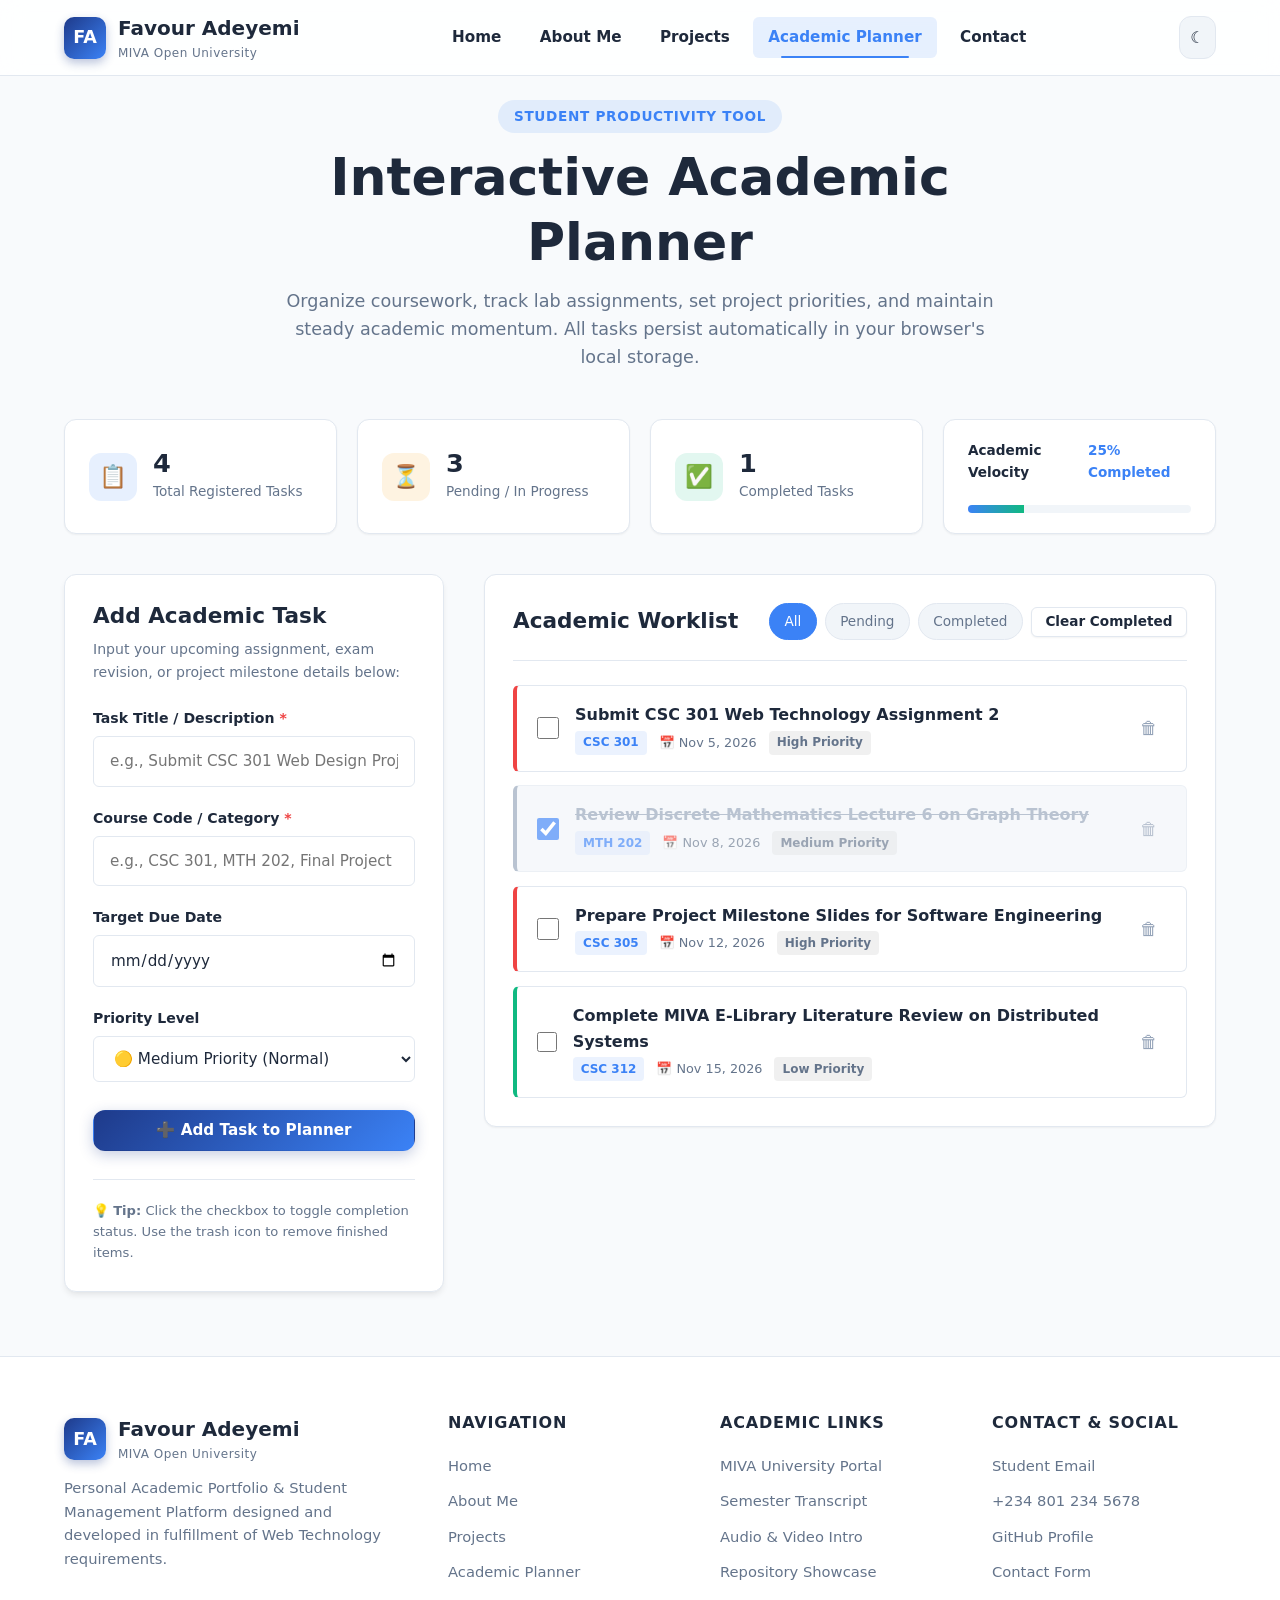
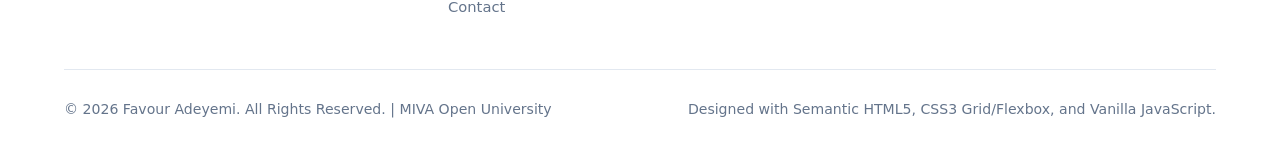
<file: planner.html>
<!DOCTYPE html>
<html lang="en" data-theme="light">
<head>
  <meta charset="UTF-8">
  <meta name="viewport" content="width=device-width, initial-scale=1.0">
  <meta name="description" content="Interactive Academic Task Planner and Student Study Management Platform for MIVA Open University.">
  <meta name="keywords" content="Academic Planner, Task Manager, MIVA Open University, Study Schedule, Student Tasks">
  <title>Academic Planner | Favour Adeyemi - MIVA Open University</title>
  
  <link rel="stylesheet" href="css/style.css">
  <link rel="icon" href="data:image/svg+xml,<svg xmlns='http://www.w3.org/2000/svg' viewBox='0 0 100 100'><text y='.9em' font-size='90'>🎓</text></svg>">
</head>
<body>

  <!-- Site Header -->
  <header class="site-header" id="siteHeader">
    <div class="container nav-container">
      <a href="index.html" class="brand-logo" aria-label="Favour Adeyemi Portfolio Home">
        <div class="brand-badge">FA</div>
        <div class="brand-text">
          Favour Adeyemi
          <span>MIVA Open University</span>
        </div>
      </a>

      <nav aria-label="Main Navigation">
        <ul class="nav-menu" id="navMenu">
          <li><a href="index.html" class="nav-link">Home</a></li>
          <li><a href="about.html" class="nav-link">About Me</a></li>
          <li><a href="projects.html" class="nav-link">Projects</a></li>
          <li><a href="planner.html" class="nav-link active">Academic Planner</a></li>
          <li><a href="contact.html" class="nav-link">Contact</a></li>
        </ul>
      </nav>

      <div class="nav-actions">
        <button id="themeToggleBtn" class="theme-toggle-btn" type="button" aria-label="Toggle Light and Dark Theme">
          <span id="themeIcon">&#9790;</span>
        </button>
        <button id="hamburgerBtn" class="hamburger-btn" type="button" aria-label="Toggle navigation menu" aria-expanded="false">
          &#9776;
        </button>
      </div>
    </div>
  </header>

  <!-- Main Content -->
  <main class="main-content" id="mainContent">
    <div class="container">

      <!-- Section Header -->
      <header class="section-header">
        <span class="section-badge">Student Productivity Tool</span>
        <h1>Interactive Academic Planner</h1>
        <p>
          Organize coursework, track lab assignments, set project priorities, and maintain steady academic momentum. 
          All tasks persist automatically in your browser's local storage.
        </p>
      </header>

      <!-- Real-time Statistics Bar -->
      <div class="planner-stats-bar">
        
        <div class="stat-box">
          <div class="stat-box-icon total">📋</div>
          <div class="stat-box-info">
            <h4 id="totalTasksCount">0</h4>
            <p>Total Registered Tasks</p>
          </div>
        </div>

        <div class="stat-box">
          <div class="stat-box-icon pending">⏳</div>
          <div class="stat-box-info">
            <h4 id="pendingTasksCount">0</h4>
            <p>Pending / In Progress</p>
          </div>
        </div>

        <div class="stat-box">
          <div class="stat-box-icon completed">✅</div>
          <div class="stat-box-info">
            <h4 id="completedTasksCount">0</h4>
            <p>Completed Tasks</p>
          </div>
        </div>

        <div class="stat-box" style="flex-direction: column; align-items: stretch; justify-content: center;">
          <div style="display: flex; justify-content: space-between; font-size: 0.85rem; font-weight: 600; margin-bottom: 0.35rem;">
            <span>Academic Velocity</span>
            <span id="plannerProgressLabel" style="color: var(--primary-light);">0% Completed</span>
          </div>
          <div style="width: 100%; height: 8px; background: var(--bg-surface-alt); border-radius: var(--radius-full); overflow: hidden;">
            <div id="plannerProgressBar" style="height: 100%; width: 0%; background: linear-gradient(90deg, var(--primary-light), var(--success-color)); transition: width 0.4s ease;"></div>
          </div>
        </div>

      </div>

      <!-- Planner Two-Column Layout: Add Form + Task List -->
      <div class="planner-layout">
        
        <!-- Left Column: Add New Task Form -->
        <aside class="planner-form-card">
          <h2 style="font-size: 1.35rem; margin-bottom: 0.5rem;">Add Academic Task</h2>
          <p style="color: var(--text-muted); font-size: 0.88rem; margin-bottom: 1.5rem;">
            Input your upcoming assignment, exam revision, or project milestone details below:
          </p>

          <form id="taskForm" novalidate>
            
            <!-- Task Title -->
            <div class="form-group">
              <label for="taskTitle">Task Title / Description <span style="color: var(--danger-color);">*</span></label>
              <input 
                type="text" 
                id="taskTitle" 
                class="form-control" 
                placeholder="e.g., Submit CSC 301 Web Design Project" 
                required
              >
              <div class="invalid-feedback">Task title cannot be empty.</div>
            </div>

            <!-- Course / Category -->
            <div class="form-group">
              <label for="taskCourse">Course Code / Category <span style="color: var(--danger-color);">*</span></label>
              <input 
                type="text" 
                id="taskCourse" 
                class="form-control" 
                placeholder="e.g., CSC 301, MTH 202, Final Project" 
                required
              >
              <div class="invalid-feedback">Please specify a course code or subject.</div>
            </div>

            <!-- Due Date -->
            <div class="form-group">
              <label for="taskDueDate">Target Due Date</label>
              <input 
                type="date" 
                id="taskDueDate" 
                class="form-control"
              >
            </div>

            <!-- Priority Level -->
            <div class="form-group">
              <label for="taskPriority">Priority Level</label>
              <select id="taskPriority" class="form-control">
                <option value="high">🔴 High Priority (Urgent)</option>
                <option value="medium" selected>🟡 Medium Priority (Normal)</option>
                <option value="low">🟢 Low Priority (Flexible)</option>
              </select>
            </div>

            <button type="submit" class="btn btn-primary" style="width: 100%; margin-top: 0.5rem;">
              <span>➕ Add Task to Planner</span>
            </button>

          </form>

          <div style="margin-top: 1.75rem; padding-top: 1.25rem; border-top: 1px solid var(--border-color); font-size: 0.82rem; color: var(--text-muted);">
            💡 <strong>Tip:</strong> Click the checkbox to toggle completion status. Use the trash icon to remove finished items.
          </div>
        </aside>

        <!-- Right Column: Interactive Task List -->
        <section class="tasks-container" aria-labelledby="taskListHeading">
          
          <div class="tasks-toolbar">
            <h2 id="taskListHeading" style="font-size: 1.35rem; margin-bottom: 0;">Academic Worklist</h2>
            
            <div style="display: flex; gap: 0.5rem; align-items: center; flex-wrap: wrap;">
              <div class="task-filter-group" aria-label="Task Status Filters">
                <button class="task-filter-btn active" data-filter="all">All</button>
                <button class="task-filter-btn" data-filter="pending">Pending</button>
                <button class="task-filter-btn" data-filter="completed">Completed</button>
              </div>

              <button 
                id="clearCompletedBtn" 
                class="btn btn-secondary btn-sm" 
                type="button" 
                title="Remove all completed tasks"
              >
                Clear Completed
              </button>
            </div>
          </div>

          <!-- Empty State Placeholder -->
          <div id="emptyState" class="empty-task-state" style="display: none;">
            <div class="empty-task-icon">🎉</div>
            <h3>No Tasks Found</h3>
            <p>You have no tasks matching the selected filter. Add a new task using the form on the left!</p>
          </div>

          <!-- Dynamic Task List Generated via JavaScript -->
          <ul id="taskList" class="task-list" aria-live="polite">
            <!-- Populated dynamically by planner.js -->
          </ul>

        </section>

      </div>

    </div>
  </main>

  <!-- Site Footer -->
  <footer class="site-footer">
    <div class="container">
      <div class="footer-grid">
        <div class="footer-brand">
          <div class="brand-logo" style="margin-bottom: 0.75rem;">
            <div class="brand-badge">FA</div>
            <div class="brand-text">
              Favour Adeyemi
              <span>MIVA Open University</span>
            </div>
          </div>
          <p>
            Personal Academic Portfolio & Student Management Platform designed and developed in fulfillment of Web Technology requirements.
          </p>
        </div>

        <div class="footer-col">
          <h4>Navigation</h4>
          <ul class="footer-links">
            <li><a href="index.html">Home</a></li>
            <li><a href="about.html">About Me</a></li>
            <li><a href="projects.html">Projects</a></li>
            <li><a href="planner.html">Academic Planner</a></li>
            <li><a href="contact.html">Contact</a></li>
          </ul>
        </div>

        <div class="footer-col">
          <h4>Academic Links</h4>
          <ul class="footer-links">
            <li><a href="https://miva.university" target="_blank" rel="noopener noreferrer">MIVA University Portal</a></li>
            <li><a href="about.html#courseGrades">Semester Transcript</a></li>
            <li><a href="about.html#multimediaIntro">Audio & Video Intro</a></li>
            <li><a href="projects.html">Repository Showcase</a></li>
          </ul>
        </div>

        <div class="footer-col">
          <h4>Contact & Social</h4>
          <ul class="footer-links">
            <li><a href="mailto:favour.adeyemi@student.miva.edu.ng">Student Email</a></li>
            <li><a href="tel:+2348012345678">+234 801 234 5678</a></li>
            <li><a href="https://github.com" target="_blank" rel="noopener noreferrer">GitHub Profile</a></li>
            <li><a href="contact.html">Contact Form</a></li>
          </ul>
        </div>
      </div>

      <div class="footer-bottom">
        <div>
          &copy; <span id="currentYear">2026</span> Favour Adeyemi. All Rights Reserved. | MIVA Open University
        </div>
        <div>
          Designed with Semantic HTML5, CSS3 Grid/Flexbox, and Vanilla JavaScript.
        </div>
      </div>
    </div>
  </footer>

  <script src="js/main.js"></script>
  <script src="js/planner.js"></script>
</body>
</html>
</file>
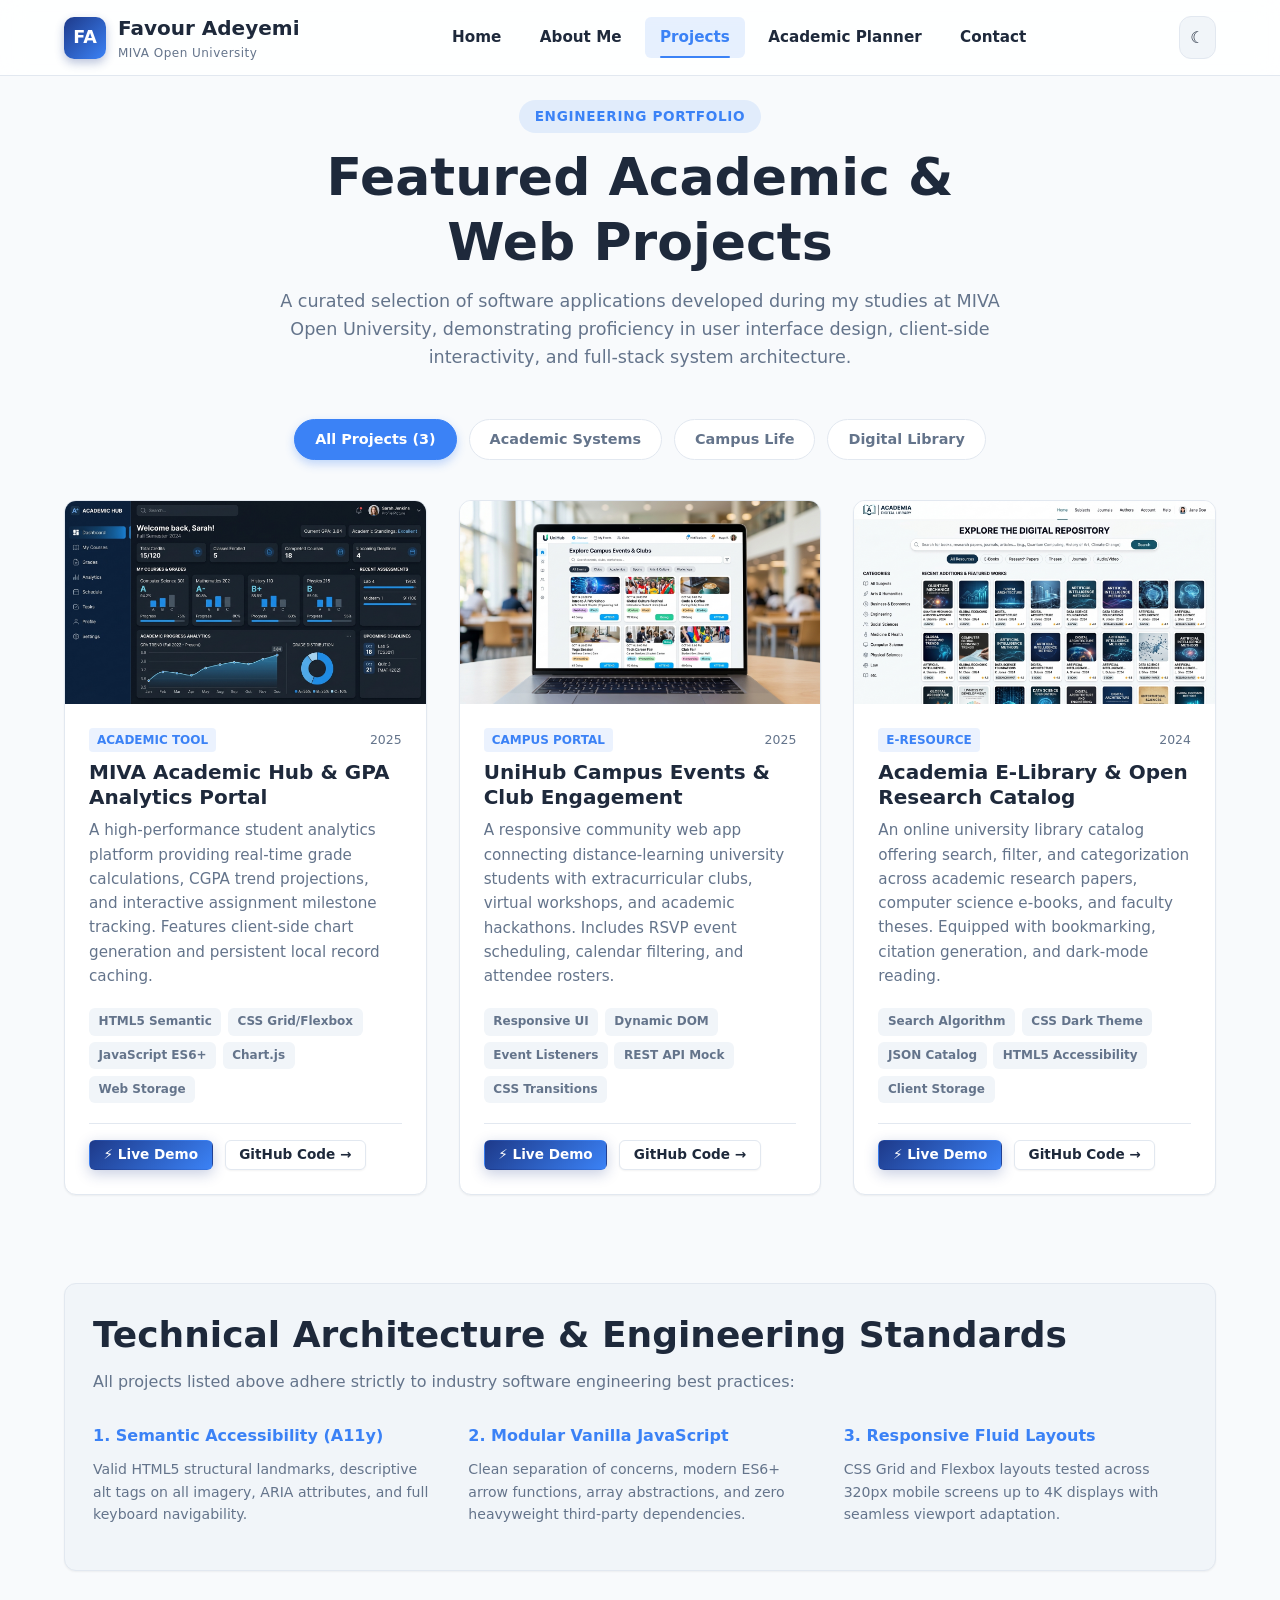
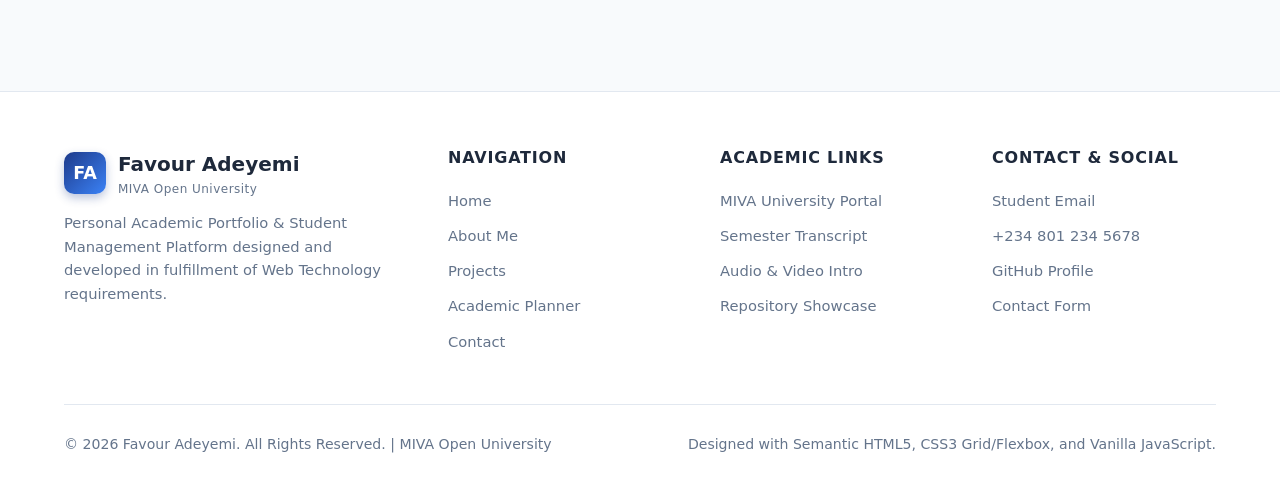
<file: projects.html>
<!DOCTYPE html>
<html lang="en" data-theme="light">
<head>
  <meta charset="UTF-8">
  <meta name="viewport" content="width=device-width, initial-scale=1.0">
  <meta name="description" content="Technical Projects and Software Portfolio of Favour Adeyemi, Computer Science Student at MIVA Open University.">
  <meta name="keywords" content="Projects, Portfolio, Student Management, Web Apps, JavaScript, MIVA Open University">
  <title>Projects Showcase | Favour Adeyemi - MIVA Open University</title>
  
  <link rel="stylesheet" href="css/style.css">
  <link rel="icon" href="data:image/svg+xml,<svg xmlns='http://www.w3.org/2000/svg' viewBox='0 0 100 100'><text y='.9em' font-size='90'>🎓</text></svg>">
</head>
<body>

  <!-- Site Header -->
  <header class="site-header" id="siteHeader">
    <div class="container nav-container">
      <a href="index.html" class="brand-logo" aria-label="Favour Adeyemi Portfolio Home">
        <div class="brand-badge">FA</div>
        <div class="brand-text">
          Favour Adeyemi
          <span>MIVA Open University</span>
        </div>
      </a>

      <nav aria-label="Main Navigation">
        <ul class="nav-menu" id="navMenu">
          <li><a href="index.html" class="nav-link">Home</a></li>
          <li><a href="about.html" class="nav-link">About Me</a></li>
          <li><a href="projects.html" class="nav-link active">Projects</a></li>
          <li><a href="planner.html" class="nav-link">Academic Planner</a></li>
          <li><a href="contact.html" class="nav-link">Contact</a></li>
        </ul>
      </nav>

      <div class="nav-actions">
        <button id="themeToggleBtn" class="theme-toggle-btn" type="button" aria-label="Toggle Light and Dark Theme">
          <span id="themeIcon">&#9790;</span>
        </button>
        <button id="hamburgerBtn" class="hamburger-btn" type="button" aria-label="Toggle navigation menu" aria-expanded="false">
          &#9776;
        </button>
      </div>
    </div>
  </header>

  <!-- Main Content -->
  <main class="main-content" id="mainContent">
    <div class="container">

      <!-- Section Header -->
      <header class="section-header">
        <span class="section-badge">Engineering Portfolio</span>
        <h1>Featured Academic & Web Projects</h1>
        <p>
          A curated selection of software applications developed during my studies at MIVA Open University, 
          demonstrating proficiency in user interface design, client-side interactivity, and full-stack system architecture.
        </p>
      </header>

      <!-- Category Filter Buttons (Interactive via JavaScript) -->
      <div class="project-filters" aria-label="Filter Projects">
        <button class="filter-btn active" data-filter="all">All Projects (3)</button>
        <button class="filter-btn" data-filter="academic">Academic Systems</button>
        <button class="filter-btn" data-filter="campus">Campus Life</button>
        <button class="filter-btn" data-filter="library">Digital Library</button>
      </div>

      <!-- Projects Grid -->
      <div class="grid-3" id="projectsGrid">
        
        <!-- Project 1: Academic Hub & Grade Portal -->
        <article class="project-card" data-category="academic">
          <div class="project-thumbnail">
            <img 
              src="assets/images/project-portal.jpg" 
              alt="Screenshot of Academic Hub & Student Grade Tracker Dashboard" 
              loading="lazy"
            >
          </div>
          <div class="project-content">
            <div style="display: flex; justify-content: space-between; align-items: center; margin-bottom: 0.5rem;">
              <span class="task-badge badge-course">Academic Tool</span>
              <span style="font-size: 0.78rem; color: var(--text-muted);">2025</span>
            </div>
            <h3>MIVA Academic Hub & GPA Analytics Portal</h3>
            <p>
              A high-performance student analytics platform providing real-time grade calculations, 
              CGPA trend projections, and interactive assignment milestone tracking. Features client-side chart generation 
              and persistent local record caching.
            </p>
            <div class="project-tech">
              <span class="tech-badge">HTML5 Semantic</span>
              <span class="tech-badge">CSS Grid/Flexbox</span>
              <span class="tech-badge">JavaScript ES6+</span>
              <span class="tech-badge">Chart.js</span>
              <span class="tech-badge">Web Storage</span>
            </div>
            <div class="project-actions">
              <button 
                class="btn btn-primary btn-sm" 
                onclick="openProjectDemo('MIVA Academic Hub & GPA Analytics Portal', 'A high-performance student analytics platform providing real-time grade calculations, CGPA trend projections, and interactive assignment milestone tracking with persistent local record caching.', ['HTML5', 'CSS Grid', 'JavaScript ES6+', 'Chart.js', 'Web Storage'], 'https://github.com/favour-adeyemi/miva-academic-hub')"
              >
                ⚡ Live Demo
              </button>
              <a 
                href="https://github.com/favour-adeyemi/miva-academic-hub" 
                class="btn btn-secondary btn-sm" 
                target="_blank" 
                rel="noopener noreferrer"
              >
                GitHub Code &rarr;
              </a>
            </div>
          </div>
        </article>

        <!-- Project 2: UniHub Campus Events Platform -->
        <article class="project-card" data-category="campus">
          <div class="project-thumbnail">
            <img 
              src="assets/images/project-campus.jpg" 
              alt="Screenshot of UniHub Campus Events and Student Society Management Portal" 
              loading="lazy"
            >
          </div>
          <div class="project-content">
            <div style="display: flex; justify-content: space-between; align-items: center; margin-bottom: 0.5rem;">
              <span class="task-badge badge-course">Campus Portal</span>
              <span style="font-size: 0.78rem; color: var(--text-muted);">2025</span>
            </div>
            <h3>UniHub Campus Events & Club Engagement</h3>
            <p>
              A responsive community web app connecting distance-learning university students with extracurricular clubs, 
              virtual workshops, and academic hackathons. Includes RSVP event scheduling, calendar filtering, and attendee rosters.
            </p>
            <div class="project-tech">
              <span class="tech-badge">Responsive UI</span>
              <span class="tech-badge">Dynamic DOM</span>
              <span class="tech-badge">Event Listeners</span>
              <span class="tech-badge">REST API Mock</span>
              <span class="tech-badge">CSS Transitions</span>
            </div>
            <div class="project-actions">
              <button 
                class="btn btn-primary btn-sm" 
                onclick="openProjectDemo('UniHub Campus Events & Club Engagement', 'A responsive community web app connecting distance-learning university students with extracurricular clubs, virtual workshops, and academic hackathons. Includes RSVP event scheduling and attendee rosters.', ['HTML5', 'CSS3', 'Vanilla JS', 'REST Mock', 'Responsive'], 'https://github.com/favour-adeyemi/unihub-campus-portal')"
              >
                ⚡ Live Demo
              </button>
              <a 
                href="https://github.com/favour-adeyemi/unihub-campus-portal" 
                class="btn btn-secondary btn-sm" 
                target="_blank" 
                rel="noopener noreferrer"
              >
                GitHub Code &rarr;
              </a>
            </div>
          </div>
        </article>

        <!-- Project 3: Digital E-Library & Research Repository -->
        <article class="project-card" data-category="library">
          <div class="project-thumbnail">
            <img 
              src="assets/images/project-library.jpg" 
              alt="Screenshot of Academia Digital Library and Research Catalog" 
              loading="lazy"
            >
          </div>
          <div class="project-content">
            <div style="display: flex; justify-content: space-between; align-items: center; margin-bottom: 0.5rem;">
              <span class="task-badge badge-course">E-Resource</span>
              <span style="font-size: 0.78rem; color: var(--text-muted);">2024</span>
            </div>
            <h3>Academia E-Library & Open Research Catalog</h3>
            <p>
              An online university library catalog offering search, filter, and categorization across academic research papers, 
              computer science e-books, and faculty theses. Equipped with bookmarking, citation generation, and dark-mode reading.
            </p>
            <div class="project-tech">
              <span class="tech-badge">Search Algorithm</span>
              <span class="tech-badge">CSS Dark Theme</span>
              <span class="tech-badge">JSON Catalog</span>
              <span class="tech-badge">HTML5 Accessibility</span>
              <span class="tech-badge">Client Storage</span>
            </div>
            <div class="project-actions">
              <button 
                class="btn btn-primary btn-sm" 
                onclick="openProjectDemo('Academia E-Library & Open Research Catalog', 'An online university library catalog offering search, filter, and categorization across academic research papers, computer science e-books, and faculty theses.', ['HTML5', 'CSS Dark Mode', 'JSON Data', 'Search Regex', 'LocalStorage'], 'https://github.com/favour-adeyemi/academia-digital-library')"
              >
                ⚡ Live Demo
              </button>
              <a 
                href="https://github.com/favour-adeyemi/academia-digital-library" 
                class="btn btn-secondary btn-sm" 
                target="_blank" 
                rel="noopener noreferrer"
              >
                GitHub Code &rarr;
              </a>
            </div>
          </div>
        </article>

      </div>

      <!-- Academic Projects Architecture Details -->
      <section class="section" style="margin-top: 2rem;" aria-labelledby="archHeading">
        <div class="card" style="background: var(--bg-surface-alt);">
          <h2 id="archHeading">Technical Architecture & Engineering Standards</h2>
          <p style="color: var(--text-muted);">
            All projects listed above adhere strictly to industry software engineering best practices:
          </p>
          <div class="grid-3" style="margin-top: 1rem;">
            <div>
              <h4 style="font-size: 1rem; color: var(--primary-light);">1. Semantic Accessibility (A11y)</h4>
              <p style="font-size: 0.88rem; color: var(--text-muted);">
                Valid HTML5 structural landmarks, descriptive alt tags on all imagery, ARIA attributes, and full keyboard navigability.
              </p>
            </div>
            <div>
              <h4 style="font-size: 1rem; color: var(--primary-light);">2. Modular Vanilla JavaScript</h4>
              <p style="font-size: 0.88rem; color: var(--text-muted);">
                Clean separation of concerns, modern ES6+ arrow functions, array abstractions, and zero heavyweight third-party dependencies.
              </p>
            </div>
            <div>
              <h4 style="font-size: 1rem; color: var(--primary-light);">3. Responsive Fluid Layouts</h4>
              <p style="font-size: 0.88rem; color: var(--text-muted);">
                CSS Grid and Flexbox layouts tested across 320px mobile screens up to 4K displays with seamless viewport adaptation.
              </p>
            </div>
          </div>
        </div>
      </section>

    </div>
  </main>

  <!-- Site Footer -->
  <footer class="site-footer">
    <div class="container">
      <div class="footer-grid">
        <div class="footer-brand">
          <div class="brand-logo" style="margin-bottom: 0.75rem;">
            <div class="brand-badge">FA</div>
            <div class="brand-text">
              Favour Adeyemi
              <span>MIVA Open University</span>
            </div>
          </div>
          <p>
            Personal Academic Portfolio & Student Management Platform designed and developed in fulfillment of Web Technology requirements.
          </p>
        </div>

        <div class="footer-col">
          <h4>Navigation</h4>
          <ul class="footer-links">
            <li><a href="index.html">Home</a></li>
            <li><a href="about.html">About Me</a></li>
            <li><a href="projects.html">Projects</a></li>
            <li><a href="planner.html">Academic Planner</a></li>
            <li><a href="contact.html">Contact</a></li>
          </ul>
        </div>

        <div class="footer-col">
          <h4>Academic Links</h4>
          <ul class="footer-links">
            <li><a href="https://miva.university" target="_blank" rel="noopener noreferrer">MIVA University Portal</a></li>
            <li><a href="about.html#courseGrades">Semester Transcript</a></li>
            <li><a href="about.html#multimediaIntro">Audio & Video Intro</a></li>
            <li><a href="projects.html">Repository Showcase</a></li>
          </ul>
        </div>

        <div class="footer-col">
          <h4>Contact & Social</h4>
          <ul class="footer-links">
            <li><a href="mailto:favour.adeyemi@student.miva.edu.ng">Student Email</a></li>
            <li><a href="tel:+2348012345678">+234 801 234 5678</a></li>
            <li><a href="https://github.com" target="_blank" rel="noopener noreferrer">GitHub Profile</a></li>
            <li><a href="contact.html">Contact Form</a></li>
          </ul>
        </div>
      </div>

      <div class="footer-bottom">
        <div>
          &copy; <span id="currentYear">2026</span> Favour Adeyemi. All Rights Reserved. | MIVA Open University
        </div>
        <div>
          Designed with Semantic HTML5, CSS3 Grid/Flexbox, and Vanilla JavaScript.
        </div>
      </div>
    </div>
  </footer>

  <!-- Modal Component for Interactive Previews -->
  <div id="globalModal" class="modal-overlay" role="dialog" aria-modal="true" aria-labelledby="modalTitle">
    <div class="modal-box">
      <button id="modalCloseBtn" class="modal-close-btn" aria-label="Close dialog">&times;</button>
      <h3 id="modalTitle" style="margin-bottom: 1rem; color: var(--primary-light);">Project Preview</h3>
      <div id="modalBody"></div>
    </div>
  </div>

  <script src="js/main.js"></script>
  <script src="js/projects.js"></script>
</body>
</html>
</file>
<file: css/style.css>
/* ==========================================================================
   MIVA OPEN UNIVERSITY - STUDENT PORTFOLIO & ACADEMIC MANAGEMENT
   Author: Favour Adeyemi (B.Sc. Computer Science)
   Core Stylesheet: Modern, Responsive, Accessible Design System
   ========================================================================== */

/* --------------------------------------------------------------------------
   1. CSS Custom Properties / Design Tokens
   -------------------------------------------------------------------------- */
:root {
  /* Brand Palette */
  --primary-color: #1e3a8a;          /* Deep MIVA Royal Blue */
  --primary-light: #3b82f6;          /* Vibrant Blue */
  --primary-dark: #0f172a;           /* Navy Dark */
  --accent-color: #0d9488;           /* Academic Teal */
  --accent-light: #14b8a6;
  --accent-warm: #f59e0b;            /* Amber Gold */
  
  /* Status Colors */
  --success-color: #10b981;
  --success-bg: #ecfdf5;
  --warning-color: #f59e0b;
  --warning-bg: #fffbeb;
  --danger-color: #ef4444;
  --danger-bg: #fef2f2;
  --info-color: #0284c7;
  --info-bg: #f0f9ff;

  /* Neutrals & Surfaces (Light Mode) */
  --bg-main: #f8fafc;
  --bg-surface: #ffffff;
  --bg-surface-alt: #f1f5f9;
  --bg-surface-glass: rgba(255, 255, 255, 0.85);
  --border-color: #e2e8f0;
  --border-focus: #3b82f6;
  
  /* Typography Colors */
  --text-main: #1e293b;
  --text-muted: #64748b;
  --text-light: #94a3b8;
  --text-inverse: #ffffff;

  /* Typography Specs */
  --font-family-base: 'Segoe UI', system-ui, -apple-system, BlinkMacSystemFont, Roboto, Oxygen, Ubuntu, Cantarell, sans-serif;
  --font-family-heading: 'Segoe UI', system-ui, -apple-system, sans-serif;
  --font-family-mono: 'SFMono-Regular', Consolas, 'Liberation Mono', Menlo, monospace;
  
  /* Shadows & Elevations */
  --shadow-sm: 0 1px 2px 0 rgba(0, 0, 0, 0.05);
  --shadow-md: 0 4px 6px -1px rgba(0, 0, 0, 0.08), 0 2px 4px -2px rgba(0, 0, 0, 0.04);
  --shadow-lg: 0 10px 15px -3px rgba(0, 0, 0, 0.08), 0 4px 6px -4px rgba(0, 0, 0, 0.03);
  --shadow-xl: 0 20px 25px -5px rgba(0, 0, 0, 0.1), 0 8px 10px -6px rgba(0, 0, 0, 0.04);
  --shadow-glow: 0 0 20px rgba(59, 130, 246, 0.35);

  /* Layout & Sizing */
  --container-max: 1200px;
  --header-height: 76px;
  --radius-sm: 6px;
  --radius-md: 12px;
  --radius-lg: 18px;
  --radius-full: 9999px;
  --transition-fast: 0.15s ease;
  --transition-normal: 0.3s cubic-bezier(0.4, 0, 0.2, 1);
  --transition-slow: 0.5s cubic-bezier(0.4, 0, 0.2, 1);
}

/* Dark Mode Tokens (via data-theme attribute on <html>) */
[data-theme="dark"] {
  --bg-main: #0b1120;
  --bg-surface: #131c31;
  --bg-surface-alt: #1a2542;
  --bg-surface-glass: rgba(19, 28, 49, 0.9);
  --border-color: #243254;
  --text-main: #f1f5f9;
  --text-muted: #94a3b8;
  --text-light: #64748b;
  --shadow-md: 0 4px 12px rgba(0, 0, 0, 0.4);
  --shadow-lg: 0 12px 24px rgba(0, 0, 0, 0.5);
}

/* --------------------------------------------------------------------------
   2. Reset & Base Typography
   -------------------------------------------------------------------------- */
*, *::before, *::after {
  box-sizing: border-box;
  margin: 0;
  padding: 0;
}

html {
  font-size: 16px;
  scroll-behavior: smooth;
}

body {
  font-family: var(--font-family-base);
  background-color: var(--bg-main);
  color: var(--text-main);
  line-height: 1.6;
  min-height: 100vh;
  display: flex;
  flex-direction: column;
  overflow-x: hidden;
  transition: background-color var(--transition-normal), color var(--transition-normal);
}

img, picture, video, canvas, svg {
  display: block;
  max-width: 100%;
  height: auto;
}

input, button, textarea, select {
  font: inherit;
}

a {
  color: var(--primary-light);
  text-decoration: none;
  transition: color var(--transition-fast);
}

a:hover {
  color: var(--accent-color);
}

h1, h2, h3, h4, h5, h6 {
  font-family: var(--font-family-heading);
  color: var(--text-main);
  line-height: 1.25;
  font-weight: 700;
  margin-bottom: 0.75rem;
}

h1 { font-size: clamp(2rem, 4vw + 1rem, 3.25rem); }
h2 { font-size: clamp(1.6rem, 2.5vw + 0.5rem, 2.25rem); }
h3 { font-size: clamp(1.25rem, 1.5vw + 0.5rem, 1.6rem); }
h4 { font-size: 1.2rem; }

p {
  margin-bottom: 1rem;
}

ul, ol {
  padding-left: 1.5rem;
  margin-bottom: 1rem;
}

/* --------------------------------------------------------------------------
   3. Layout Utilities
   -------------------------------------------------------------------------- */
.container {
  width: 100%;
  max-width: var(--container-max);
  margin-left: auto;
  margin-right: auto;
  padding-left: 1.5rem;
  padding-right: 1.5rem;
}

.main-content {
  flex: 1 0 auto;
  padding-top: calc(var(--header-height) + 1.5rem);
  padding-bottom: 4rem;
}

.section {
  padding: 3.5rem 0;
}

.section-header {
  text-align: center;
  max-width: 720px;
  margin: 0 auto 3rem auto;
}

.section-header .section-badge {
  display: inline-block;
  padding: 0.35rem 1rem;
  font-size: 0.85rem;
  font-weight: 600;
  text-transform: uppercase;
  letter-spacing: 0.05em;
  background-color: rgba(59, 130, 246, 0.12);
  color: var(--primary-light);
  border-radius: var(--radius-full);
  margin-bottom: 0.75rem;
}

.section-header p {
  color: var(--text-muted);
  font-size: 1.1rem;
}

/* --------------------------------------------------------------------------
   4. Header & Navigation (Flexbox, Sticky, Glassmorphic)
   -------------------------------------------------------------------------- */
.site-header {
  position: fixed;
  top: 0;
  left: 0;
  right: 0;
  height: var(--header-height);
  background: var(--bg-surface-glass);
  backdrop-filter: blur(12px);
  -webkit-backdrop-filter: blur(12px);
  border-bottom: 1px solid var(--border-color);
  z-index: 1000;
  transition: all var(--transition-normal);
}

.site-header.scrolled {
  box-shadow: var(--shadow-md);
}

.nav-container {
  display: flex;
  align-items: center;
  justify-content: space-between;
  height: 100%;
}

.brand-logo {
  display: flex;
  align-items: center;
  gap: 0.75rem;
  font-weight: 800;
  font-size: 1.25rem;
  color: var(--text-main);
  text-decoration: none;
}

.brand-badge {
  background: linear-gradient(135deg, var(--primary-color), var(--primary-light));
  color: var(--text-inverse);
  width: 42px;
  height: 42px;
  border-radius: 10px;
  display: grid;
  place-items: center;
  font-weight: 800;
  font-size: 1.1rem;
  box-shadow: 0 4px 10px rgba(30, 58, 138, 0.3);
}

.brand-text span {
  display: block;
  font-size: 0.75rem;
  color: var(--text-muted);
  font-weight: 500;
  letter-spacing: 0.04em;
}

.nav-menu {
  display: flex;
  align-items: center;
  list-style: none;
  gap: 0.5rem;
  margin: 0;
  padding: 0;
}

.nav-link {
  display: inline-flex;
  align-items: center;
  gap: 0.4rem;
  padding: 0.55rem 0.95rem;
  color: var(--text-main);
  font-weight: 600;
  font-size: 0.95rem;
  border-radius: var(--radius-sm);
  transition: all var(--transition-fast);
  position: relative;
}

.nav-link:hover {
  color: var(--primary-light);
  background-color: rgba(59, 130, 246, 0.08);
}

.nav-link.active {
  color: var(--primary-light);
  background-color: rgba(59, 130, 246, 0.12);
  font-weight: 700;
}

.nav-link.active::after {
  content: '';
  position: absolute;
  bottom: 0;
  left: 15%;
  right: 15%;
  height: 2px;
  background-color: var(--primary-light);
  border-radius: 2px;
}

/* Nav Actions (Theme Toggle & Mobile Trigger) */
.nav-actions {
  display: flex;
  align-items: center;
  gap: 0.75rem;
}

.theme-toggle-btn {
  background: var(--bg-surface-alt);
  border: 1px solid var(--border-color);
  color: var(--text-main);
  padding: 0.5rem 0.65rem;
  border-radius: var(--radius-md);
  cursor: pointer;
  display: inline-flex;
  align-items: center;
  justify-content: center;
  transition: all var(--transition-fast);
}

.theme-toggle-btn:hover {
  background-color: var(--border-color);
  transform: translateY(-1px);
}

.hamburger-btn {
  display: none;
  background: none;
  border: none;
  cursor: pointer;
  padding: 0.5rem;
  color: var(--text-main);
  font-size: 1.5rem;
}

/* --------------------------------------------------------------------------
   5. Buttons & Interactive Elements
   -------------------------------------------------------------------------- */
.btn {
  display: inline-flex;
  align-items: center;
  justify-content: center;
  gap: 0.5rem;
  padding: 0.75rem 1.5rem;
  font-size: 0.95rem;
  font-weight: 600;
  border-radius: var(--radius-md);
  cursor: pointer;
  border: 1px solid transparent;
  transition: all var(--transition-normal);
  text-decoration: none;
  line-height: 1;
}

.btn:active {
  transform: scale(0.98);
}

.btn-primary {
  background: linear-gradient(135deg, var(--primary-color), var(--primary-light));
  color: var(--text-inverse);
  box-shadow: 0 4px 14px rgba(30, 58, 138, 0.25);
}

.btn-primary:hover {
  background: linear-gradient(135deg, var(--primary-light), var(--accent-color));
  box-shadow: 0 6px 18px rgba(30, 58, 138, 0.35);
  color: var(--text-inverse);
  transform: translateY(-2px);
}

.btn-secondary {
  background: var(--bg-surface);
  color: var(--text-main);
  border-color: var(--border-color);
  box-shadow: var(--shadow-sm);
}

.btn-secondary:hover {
  background: var(--bg-surface-alt);
  border-color: var(--text-light);
  color: var(--text-main);
  transform: translateY(-2px);
}

.btn-accent {
  background: linear-gradient(135deg, var(--accent-color), var(--accent-light));
  color: var(--text-inverse);
}

.btn-accent:hover {
  background: linear-gradient(135deg, var(--accent-light), #0f766e);
  color: var(--text-inverse);
  transform: translateY(-2px);
}

.btn-sm {
  padding: 0.45rem 0.85rem;
  font-size: 0.85rem;
  border-radius: var(--radius-sm);
}

.btn-danger {
  background-color: var(--danger-color);
  color: var(--text-inverse);
}

.btn-danger:hover {
  background-color: #dc2626;
  color: var(--text-inverse);
}

/* --------------------------------------------------------------------------
   6. Hero Component (Homepage)
   -------------------------------------------------------------------------- */
.hero-section {
  padding: 3rem 0 4rem 0;
  position: relative;
  overflow: hidden;
}

.hero-grid {
  display: grid;
  grid-template-columns: 1.2fr 0.9fr;
  align-items: center;
  gap: 3.5rem;
}

.hero-content .hero-badge {
  display: inline-flex;
  align-items: center;
  gap: 0.5rem;
  padding: 0.4rem 1rem;
  background-color: rgba(30, 58, 138, 0.08);
  border: 1px solid rgba(59, 130, 246, 0.25);
  border-radius: var(--radius-full);
  color: var(--primary-light);
  font-size: 0.88rem;
  font-weight: 600;
  margin-bottom: 1.25rem;
}

.hero-content .hero-badge .status-dot {
  width: 8px;
  height: 8px;
  background-color: var(--success-color);
  border-radius: 50%;
  box-shadow: 0 0 8px var(--success-color);
  display: inline-block;
  animation: pulse-dot 2s infinite;
}

@keyframes pulse-dot {
  0% { transform: scale(0.95); opacity: 0.8; }
  50% { transform: scale(1.3); opacity: 1; }
  100% { transform: scale(0.95); opacity: 0.8; }
}

.hero-title {
  font-size: clamp(2.2rem, 3.8vw + 1rem, 3.6rem);
  font-weight: 800;
  line-height: 1.15;
  margin-bottom: 1.2rem;
  letter-spacing: -0.02em;
}

.hero-title .gradient-text {
  background: linear-gradient(135deg, var(--primary-light), var(--accent-light));
  -webkit-background-clip: text;
  -webkit-text-fill-color: transparent;
}

.hero-description {
  font-size: 1.15rem;
  color: var(--text-muted);
  line-height: 1.7;
  margin-bottom: 2rem;
  max-width: 600px;
}

.hero-cta {
  display: flex;
  flex-wrap: wrap;
  gap: 1rem;
  margin-bottom: 2.5rem;
}

/* Quick Metrics Row */
.hero-stats {
  display: grid;
  grid-template-columns: repeat(3, 1fr);
  gap: 1.5rem;
  padding-top: 1.75rem;
  border-top: 1px solid var(--border-color);
}

.stat-item h4 {
  font-size: 1.75rem;
  font-weight: 800;
  color: var(--primary-light);
  margin-bottom: 0.15rem;
}

.stat-item p {
  font-size: 0.85rem;
  color: var(--text-muted);
  margin-bottom: 0;
  font-weight: 500;
}

/* Profile Image Showcase */
.hero-media {
  position: relative;
  display: flex;
  justify-content: center;
}

.hero-media-wrapper {
  position: relative;
  width: 100%;
  max-width: 380px;
}

.profile-card {
  position: relative;
  background: var(--bg-surface);
  border-radius: var(--radius-lg);
  padding: 1rem;
  box-shadow: var(--shadow-xl);
  border: 1px solid var(--border-color);
  transition: transform var(--transition-normal);
}

.profile-card:hover {
  transform: translateY(-6px);
}

.profile-card-image {
  width: 100%;
  aspect-ratio: 1 / 1;
  border-radius: var(--radius-md);
  overflow: hidden;
  position: relative;
}

.profile-card-image img {
  width: 100%;
  height: 100%;
  object-fit: cover;
  transition: transform var(--transition-slow);
}

.profile-card:hover .profile-card-image img {
  transform: scale(1.04);
}

.floating-pill {
  position: absolute;
  background: var(--bg-surface-glass);
  backdrop-filter: blur(8px);
  padding: 0.6rem 1rem;
  border-radius: var(--radius-md);
  border: 1px solid var(--border-color);
  box-shadow: var(--shadow-lg);
  display: flex;
  align-items: center;
  gap: 0.6rem;
  font-size: 0.85rem;
  font-weight: 600;
  z-index: 10;
  animation: float 4s ease-in-out infinite alternate;
}

.floating-pill.top-right {
  top: -15px;
  right: -20px;
}

.floating-pill.bottom-left {
  bottom: 20px;
  left: -25px;
  animation-delay: -2s;
}

@keyframes float {
  0% { transform: translateY(0); }
  100% { transform: translateY(-8px); }
}

/* --------------------------------------------------------------------------
   7. Cards & Grid System
   -------------------------------------------------------------------------- */
.grid-3 {
  display: grid;
  grid-template-columns: repeat(auto-fit, minmax(320px, 1fr));
  gap: 2rem;
}

.grid-2 {
  display: grid;
  grid-template-columns: repeat(auto-fit, minmax(340px, 1fr));
  gap: 2rem;
}

.card {
  background: var(--bg-surface);
  border: 1px solid var(--border-color);
  border-radius: var(--radius-md);
  padding: 1.75rem;
  box-shadow: var(--shadow-sm);
  transition: all var(--transition-normal);
  display: flex;
  flex-direction: column;
}

.card:hover {
  transform: translateY(-4px);
  box-shadow: var(--shadow-lg);
  border-color: var(--border-focus);
}

.card-icon {
  width: 50px;
  height: 50px;
  border-radius: 12px;
  background: rgba(59, 130, 246, 0.1);
  color: var(--primary-light);
  display: grid;
  place-items: center;
  font-size: 1.5rem;
  margin-bottom: 1.25rem;
}

.card-title {
  font-size: 1.25rem;
  font-weight: 700;
  margin-bottom: 0.75rem;
}

.card-body {
  color: var(--text-muted);
  flex: 1 0 auto;
}

.card-footer {
  margin-top: 1.25rem;
  padding-top: 1rem;
  border-top: 1px solid var(--border-color);
  display: flex;
  align-items: center;
  justify-content: space-between;
}

/* --------------------------------------------------------------------------
   8. About Me & Academic Layouts
   -------------------------------------------------------------------------- */
.about-hero {
  display: grid;
  grid-template-columns: 360px 1fr;
  gap: 3rem;
  align-items: start;
  margin-bottom: 4rem;
}

.about-avatar-card {
  background: var(--bg-surface);
  border: 1px solid var(--border-color);
  border-radius: var(--radius-md);
  padding: 1.5rem;
  box-shadow: var(--shadow-md);
  text-align: center;
}

.about-avatar-card img {
  width: 100%;
  aspect-ratio: 1 / 1;
  border-radius: var(--radius-md);
  object-fit: cover;
  margin-bottom: 1.25rem;
}

.about-avatar-card h3 {
  margin-bottom: 0.25rem;
}

.about-meta {
  list-style: none;
  padding: 0;
  margin: 1.25rem 0 0 0;
  text-align: left;
  border-top: 1px solid var(--border-color);
  padding-top: 1rem;
  font-size: 0.9rem;
}

.about-meta li {
  display: flex;
  justify-content: space-between;
  padding: 0.4rem 0;
  color: var(--text-muted);
}

.about-meta li strong {
  color: var(--text-main);
}

/* Skills Badges and Meters */
.skills-group {
  margin-bottom: 2rem;
}

.skill-bar-wrapper {
  margin-bottom: 1.25rem;
}

.skill-bar-info {
  display: flex;
  justify-content: space-between;
  font-weight: 600;
  margin-bottom: 0.4rem;
  font-size: 0.9rem;
}

.skill-track {
  width: 100%;
  height: 9px;
  background-color: var(--bg-surface-alt);
  border-radius: var(--radius-full);
  overflow: hidden;
}

.skill-fill {
  height: 100%;
  border-radius: var(--radius-full);
  background: linear-gradient(90deg, var(--primary-light), var(--accent-light));
  transition: width 1.2s cubic-bezier(0.4, 0, 0.2, 1);
}

/* Tag clouds */
.tag-list {
  display: flex;
  flex-wrap: wrap;
  gap: 0.5rem;
  list-style: none;
  padding: 0;
  margin-top: 0.75rem;
}

.tag-item {
  display: inline-block;
  padding: 0.35rem 0.8rem;
  background-color: var(--bg-surface-alt);
  color: var(--text-main);
  border: 1px solid var(--border-color);
  border-radius: var(--radius-full);
  font-size: 0.82rem;
  font-weight: 500;
  transition: all var(--transition-fast);
}

.tag-item:hover {
  background-color: rgba(59, 130, 246, 0.12);
  color: var(--primary-light);
  border-color: var(--primary-light);
}

/* Definition Lists */
.styled-dl {
  display: grid;
  grid-template-columns: auto 1fr;
  gap: 0.75rem 1.5rem;
  margin-top: 1rem;
}

.styled-dl dt {
  font-weight: 700;
  color: var(--primary-light);
}

.styled-dl dd {
  margin: 0;
  color: var(--text-muted);
}

/* Timeline */
.timeline {
  position: relative;
  padding-left: 2rem;
  margin: 1.5rem 0;
}

.timeline::before {
  content: '';
  position: absolute;
  top: 5px;
  bottom: 5px;
  left: 7px;
  width: 2px;
  background: var(--border-color);
}

.timeline-item {
  position: relative;
  margin-bottom: 2rem;
}

.timeline-item:last-child {
  margin-bottom: 0;
}

.timeline-dot {
  position: absolute;
  left: -2rem;
  top: 4px;
  width: 16px;
  height: 16px;
  border-radius: 50%;
  background: var(--bg-surface);
  border: 3px solid var(--primary-light);
  box-shadow: 0 0 0 4px rgba(59, 130, 246, 0.15);
}

.timeline-date {
  font-size: 0.82rem;
  font-weight: 700;
  color: var(--primary-light);
  text-transform: uppercase;
  letter-spacing: 0.05em;
  margin-bottom: 0.25rem;
}

/* --------------------------------------------------------------------------
   9. Tables (Semantic HTML Requirement)
   -------------------------------------------------------------------------- */
.table-responsive {
  width: 100%;
  overflow-x: auto;
  border-radius: var(--radius-md);
  border: 1px solid var(--border-color);
  background: var(--bg-surface);
  box-shadow: var(--shadow-sm);
  margin: 1.5rem 0 2.5rem 0;
}

.academic-table {
  width: 100%;
  border-collapse: collapse;
  text-align: left;
  font-size: 0.95rem;
}

.academic-table thead {
  background-color: var(--bg-surface-alt);
  border-bottom: 2px solid var(--border-color);
}

.academic-table th {
  padding: 1rem 1.25rem;
  font-weight: 700;
  color: var(--text-main);
  text-transform: uppercase;
  font-size: 0.8rem;
  letter-spacing: 0.05em;
}

.academic-table td {
  padding: 1rem 1.25rem;
  border-bottom: 1px solid var(--border-color);
  color: var(--text-muted);
}

.academic-table tbody tr:hover {
  background-color: rgba(59, 130, 246, 0.04);
}

.academic-table tfoot {
  background-color: var(--bg-surface-alt);
  font-weight: 700;
  border-top: 2px solid var(--border-color);
}

.academic-table tfoot td {
  color: var(--text-main);
}

.badge-grade {
  display: inline-block;
  padding: 0.25rem 0.65rem;
  font-size: 0.8rem;
  font-weight: 700;
  border-radius: var(--radius-full);
}

.badge-grade.a {
  background-color: var(--success-bg);
  color: var(--success-color);
}

.badge-grade.b {
  background-color: var(--info-bg);
  color: var(--info-color);
}

/* --------------------------------------------------------------------------
   10. Multimedia Showcases (Video & Audio Requirement)
   -------------------------------------------------------------------------- */
.multimedia-card {
  background: var(--bg-surface);
  border: 1px solid var(--border-color);
  border-radius: var(--radius-md);
  padding: 1.75rem;
  box-shadow: var(--shadow-sm);
  margin-top: 2rem;
}

.video-container {
  width: 100%;
  border-radius: var(--radius-md);
  overflow: hidden;
  background-color: #000;
  box-shadow: var(--shadow-md);
  margin-bottom: 1.5rem;
  max-width: 640px;
  margin-left: auto;
  margin-right: auto;
}

.video-container video {
  width: 100%;
  display: block;
}

.audio-box {
  background: var(--bg-surface-alt);
  border-radius: var(--radius-md);
  padding: 1.25rem;
  display: flex;
  flex-direction: column;
  gap: 0.75rem;
}

.audio-box audio {
  width: 100%;
  border-radius: var(--radius-sm);
}

/* --------------------------------------------------------------------------
   11. Projects Page
   -------------------------------------------------------------------------- */
.project-filters {
  display: flex;
  justify-content: center;
  flex-wrap: wrap;
  gap: 0.75rem;
  margin-bottom: 2.5rem;
}

.filter-btn {
  padding: 0.5rem 1.25rem;
  border-radius: var(--radius-full);
  border: 1px solid var(--border-color);
  background: var(--bg-surface);
  color: var(--text-muted);
  font-weight: 600;
  font-size: 0.9rem;
  cursor: pointer;
  transition: all var(--transition-fast);
}

.filter-btn:hover {
  border-color: var(--primary-light);
  color: var(--primary-light);
}

.filter-btn.active {
  background: var(--primary-light);
  color: var(--text-inverse);
  border-color: var(--primary-light);
  box-shadow: 0 4px 10px rgba(59, 130, 246, 0.3);
}

.project-card {
  background: var(--bg-surface);
  border: 1px solid var(--border-color);
  border-radius: var(--radius-md);
  overflow: hidden;
  box-shadow: var(--shadow-sm);
  display: flex;
  flex-direction: column;
  transition: all var(--transition-normal);
}

.project-card:hover {
  transform: translateY(-6px);
  box-shadow: var(--shadow-xl);
  border-color: var(--primary-light);
}

.project-thumbnail {
  position: relative;
  width: 100%;
  aspect-ratio: 16 / 9;
  overflow: hidden;
  background-color: var(--bg-surface-alt);
}

.project-thumbnail img {
  width: 100%;
  height: 100%;
  object-fit: cover;
  transition: transform var(--transition-slow);
}

.project-card:hover .project-thumbnail img {
  transform: scale(1.06);
}

.project-content {
  padding: 1.5rem;
  display: flex;
  flex-direction: column;
  flex: 1 0 auto;
}

.project-content h3 {
  font-size: 1.25rem;
  margin-bottom: 0.5rem;
}

.project-content p {
  color: var(--text-muted);
  font-size: 0.95rem;
  flex: 1 0 auto;
  margin-bottom: 1.25rem;
}

.project-tech {
  display: flex;
  flex-wrap: wrap;
  gap: 0.4rem;
  margin-bottom: 1.25rem;
}

.tech-badge {
  font-size: 0.75rem;
  padding: 0.25rem 0.6rem;
  border-radius: var(--radius-sm);
  background-color: var(--bg-surface-alt);
  color: var(--text-muted);
  font-weight: 600;
}

.project-actions {
  display: flex;
  align-items: center;
  gap: 0.75rem;
  padding-top: 1rem;
  border-top: 1px solid var(--border-color);
}

/* --------------------------------------------------------------------------
   12. Academic Planner (Interactive Task Management)
   -------------------------------------------------------------------------- */
.planner-stats-bar {
  display: grid;
  grid-template-columns: repeat(auto-fit, minmax(200px, 1fr));
  gap: 1.25rem;
  margin-bottom: 2.5rem;
}

.stat-box {
  background: var(--bg-surface);
  border: 1px solid var(--border-color);
  border-radius: var(--radius-md);
  padding: 1.25rem 1.5rem;
  display: flex;
  align-items: center;
  gap: 1rem;
  box-shadow: var(--shadow-sm);
}

.stat-box-icon {
  width: 48px;
  height: 48px;
  border-radius: 12px;
  display: grid;
  place-items: center;
  font-size: 1.4rem;
}

.stat-box-icon.total { background: rgba(59, 130, 246, 0.12); color: var(--primary-light); }
.stat-box-icon.pending { background: rgba(245, 158, 11, 0.12); color: var(--warning-color); }
.stat-box-icon.completed { background: rgba(16, 185, 129, 0.12); color: var(--success-color); }

.stat-box-info h4 {
  font-size: 1.6rem;
  margin-bottom: 0;
  line-height: 1;
}

.stat-box-info p {
  color: var(--text-muted);
  font-size: 0.85rem;
  margin-bottom: 0;
  margin-top: 0.25rem;
}

.planner-layout {
  display: grid;
  grid-template-columns: 380px 1fr;
  gap: 2.5rem;
  align-items: start;
}

.planner-form-card {
  background: var(--bg-surface);
  border: 1px solid var(--border-color);
  border-radius: var(--radius-md);
  padding: 1.75rem;
  box-shadow: var(--shadow-md);
  position: sticky;
  top: calc(var(--header-height) + 1.5rem);
}

.form-group {
  margin-bottom: 1.25rem;
}

.form-group label {
  display: block;
  font-size: 0.88rem;
  font-weight: 600;
  color: var(--text-main);
  margin-bottom: 0.4rem;
}

.form-control {
  width: 100%;
  padding: 0.75rem 1rem;
  border: 1.5px solid var(--border-color);
  border-radius: var(--radius-sm);
  background: var(--bg-surface);
  color: var(--text-main);
  font-size: 0.95rem;
  transition: all var(--transition-fast);
}

.form-control:focus {
  outline: none;
  border-color: var(--border-focus);
  box-shadow: 0 0 0 3px rgba(59, 130, 246, 0.15);
}

.form-control.is-invalid {
  border-color: var(--danger-color);
  background-color: #fffbfa;
}

.form-control.is-valid {
  border-color: var(--success-color);
}

.invalid-feedback {
  display: none;
  font-size: 0.8rem;
  color: var(--danger-color);
  margin-top: 0.35rem;
}

.form-control.is-invalid ~ .invalid-feedback {
  display: block;
}

.tasks-container {
  background: var(--bg-surface);
  border: 1px solid var(--border-color);
  border-radius: var(--radius-md);
  padding: 1.75rem;
  box-shadow: var(--shadow-sm);
}

.tasks-toolbar {
  display: flex;
  align-items: center;
  justify-content: space-between;
  flex-wrap: wrap;
  gap: 1rem;
  padding-bottom: 1.25rem;
  border-bottom: 1px solid var(--border-color);
  margin-bottom: 1.5rem;
}

.task-filter-group {
  display: flex;
  gap: 0.5rem;
}

.task-filter-btn {
  padding: 0.4rem 0.9rem;
  font-size: 0.85rem;
  border-radius: var(--radius-full);
  border: 1px solid var(--border-color);
  background: var(--bg-surface-alt);
  color: var(--text-muted);
  cursor: pointer;
  transition: all var(--transition-fast);
}

.task-filter-btn.active {
  background: var(--primary-light);
  color: var(--text-inverse);
  border-color: var(--primary-light);
}

.task-list {
  list-style: none;
  padding: 0;
  margin: 0;
  display: flex;
  flex-direction: column;
  gap: 0.85rem;
}

.task-item {
  display: flex;
  align-items: center;
  justify-content: space-between;
  padding: 1rem 1.25rem;
  background: var(--bg-surface);
  border: 1px solid var(--border-color);
  border-left: 4px solid var(--primary-light);
  border-radius: var(--radius-sm);
  transition: all var(--transition-fast);
  gap: 1rem;
}

.task-item:hover {
  transform: translateX(4px);
  box-shadow: var(--shadow-md);
}

.task-item.priority-high { border-left-color: var(--danger-color); }
.task-item.priority-medium { border-left-color: var(--warning-color); }
.task-item.priority-low { border-left-color: var(--success-color); }

.task-item.completed {
  opacity: 0.65;
  background: var(--bg-surface-alt);
  border-left-color: var(--text-light);
}

.task-item.completed .task-title {
  text-decoration: line-through;
  color: var(--text-light);
}

.task-left {
  display: flex;
  align-items: center;
  gap: 1rem;
  flex: 1 1 auto;
}

.task-checkbox {
  width: 22px;
  height: 22px;
  cursor: pointer;
  accent-color: var(--primary-light);
}

.task-details {
  display: flex;
  flex-direction: column;
}

.task-title {
  font-weight: 600;
  font-size: 1rem;
  color: var(--text-main);
  margin-bottom: 0.2rem;
}

.task-meta {
  display: flex;
  align-items: center;
  gap: 0.75rem;
  font-size: 0.8rem;
  color: var(--text-muted);
}

.task-badge {
  padding: 0.15rem 0.5rem;
  border-radius: 4px;
  font-size: 0.75rem;
  font-weight: 600;
  text-transform: uppercase;
}

.badge-course {
  background: rgba(59, 130, 246, 0.1);
  color: var(--primary-light);
}

.task-delete-btn {
  background: transparent;
  border: none;
  color: var(--text-light);
  cursor: pointer;
  padding: 0.5rem;
  border-radius: var(--radius-sm);
  transition: all var(--transition-fast);
  font-size: 1.1rem;
}

.task-delete-btn:hover {
  color: var(--danger-color);
  background: var(--danger-bg);
}

.empty-task-state {
  text-align: center;
  padding: 3rem 1rem;
  color: var(--text-muted);
}

.empty-task-icon {
  font-size: 3rem;
  margin-bottom: 0.75rem;
  opacity: 0.6;
}

/* --------------------------------------------------------------------------
   13. Contact Page & Form Validation
   -------------------------------------------------------------------------- */
.contact-layout {
  display: grid;
  grid-template-columns: 1fr 1.25fr;
  gap: 3.5rem;
  align-items: start;
}

.contact-info-card {
  background: var(--bg-surface);
  border: 1px solid var(--border-color);
  border-radius: var(--radius-md);
  padding: 2.25rem;
  box-shadow: var(--shadow-sm);
}

.contact-info-item {
  display: flex;
  gap: 1.25rem;
  margin-bottom: 2rem;
}

.contact-info-item:last-child {
  margin-bottom: 0;
}

.contact-info-icon {
  width: 48px;
  height: 48px;
  border-radius: 12px;
  background: rgba(59, 130, 246, 0.1);
  color: var(--primary-light);
  display: grid;
  place-items: center;
  font-size: 1.3rem;
  flex-shrink: 0;
}

.contact-form-card {
  background: var(--bg-surface);
  border: 1px solid var(--border-color);
  border-radius: var(--radius-md);
  padding: 2.5rem;
  box-shadow: var(--shadow-lg);
}

.alert-box {
  padding: 1rem 1.25rem;
  border-radius: var(--radius-sm);
  margin-bottom: 1.5rem;
  font-size: 0.95rem;
  display: none;
}

.alert-success {
  background-color: var(--success-bg);
  color: #065f46;
  border: 1px solid #a7f3d0;
}

.alert-danger {
  background-color: var(--danger-bg);
  color: #991b1b;
  border: 1px solid #fecaca;
}

/* --------------------------------------------------------------------------
   14. Modal Dialog (Simulated Project View & Confirmation)
   -------------------------------------------------------------------------- */
.modal-overlay {
  position: fixed;
  top: 0;
  left: 0;
  right: 0;
  bottom: 0;
  background: rgba(15, 23, 42, 0.7);
  backdrop-filter: blur(4px);
  z-index: 2000;
  display: grid;
  place-items: center;
  opacity: 0;
  visibility: hidden;
  transition: all var(--transition-normal);
  padding: 1.5rem;
}

.modal-overlay.active {
  opacity: 1;
  visibility: visible;
}

.modal-box {
  background: var(--bg-surface);
  border-radius: var(--radius-lg);
  max-width: 650px;
  width: 100%;
  padding: 2rem;
  box-shadow: var(--shadow-xl);
  border: 1px solid var(--border-color);
  position: relative;
  transform: translateY(20px);
  transition: transform var(--transition-normal);
}

.modal-overlay.active .modal-box {
  transform: translateY(0);
}

.modal-close-btn {
  position: absolute;
  top: 1.25rem;
  right: 1.25rem;
  background: none;
  border: none;
  font-size: 1.5rem;
  color: var(--text-muted);
  cursor: pointer;
  padding: 0.25rem;
  line-height: 1;
}

.modal-close-btn:hover {
  color: var(--text-main);
}

/* --------------------------------------------------------------------------
   15. Toast Notifications
   -------------------------------------------------------------------------- */
.toast-container {
  position: fixed;
  bottom: 2rem;
  right: 2rem;
  z-index: 3000;
  display: flex;
  flex-direction: column;
  gap: 0.75rem;
  pointer-events: none;
}

.toast {
  background: var(--text-main);
  color: var(--text-inverse);
  padding: 0.9rem 1.4rem;
  border-radius: var(--radius-md);
  box-shadow: var(--shadow-lg);
  font-size: 0.92rem;
  font-weight: 500;
  display: flex;
  align-items: center;
  gap: 0.75rem;
  pointer-events: auto;
  animation: slide-in 0.3s ease forwards;
}

@keyframes slide-in {
  from { transform: translateX(100%); opacity: 0; }
  to { transform: translateX(0); opacity: 1; }
}

/* --------------------------------------------------------------------------
   16. Footer
   -------------------------------------------------------------------------- */
.site-footer {
  background: var(--bg-surface);
  border-top: 1px solid var(--border-color);
  padding: 3.5rem 0 2rem 0;
  margin-top: auto;
}

.footer-grid {
  display: grid;
  grid-template-columns: 1.5fr repeat(3, 1fr);
  gap: 3rem;
  margin-bottom: 2.5rem;
}

.footer-brand p {
  color: var(--text-muted);
  font-size: 0.92rem;
  margin-top: 0.75rem;
  max-width: 320px;
}

.footer-col h4 {
  font-size: 1rem;
  text-transform: uppercase;
  letter-spacing: 0.05em;
  color: var(--text-main);
  margin-bottom: 1.25rem;
}

.footer-links {
  list-style: none;
  padding: 0;
  margin: 0;
}

.footer-links li {
  margin-bottom: 0.6rem;
}

.footer-links a {
  color: var(--text-muted);
  font-size: 0.92rem;
  transition: all var(--transition-fast);
}

.footer-links a:hover {
  color: var(--primary-light);
  padding-left: 4px;
}

.footer-bottom {
  border-top: 1px solid var(--border-color);
  padding-top: 1.75rem;
  display: flex;
  justify-content: space-between;
  align-items: center;
  flex-wrap: wrap;
  gap: 1rem;
  font-size: 0.88rem;
  color: var(--text-muted);
}

/* --------------------------------------------------------------------------
   17. Responsive Breakpoints
   -------------------------------------------------------------------------- */
@media (max-width: 992px) {
  .hero-grid {
    grid-template-columns: 1fr;
    text-align: center;
    gap: 2.5rem;
  }

  .hero-content .hero-badge {
    margin-left: auto;
    margin-right: auto;
  }

  .hero-description {
    margin-left: auto;
    margin-right: auto;
  }

  .hero-cta {
    justify-content: center;
  }

  .hero-stats {
    max-width: 500px;
    margin: 0 auto;
  }

  .about-hero {
    grid-template-columns: 1fr;
  }

  .planner-layout {
    grid-template-columns: 1fr;
  }

  .planner-form-card {
    position: static;
  }

  .contact-layout {
    grid-template-columns: 1fr;
  }

  .footer-grid {
    grid-template-columns: 1fr 1fr;
  }
}

@media (max-width: 768px) {
  .hamburger-btn {
    display: block;
  }

  .nav-menu {
    position: fixed;
    top: var(--header-height);
    left: 0;
    right: 0;
    background: var(--bg-surface);
    flex-direction: column;
    padding: 1.5rem;
    border-bottom: 1px solid var(--border-color);
    box-shadow: var(--shadow-xl);
    transform: translateY(-150%);
    opacity: 0;
    transition: all var(--transition-normal);
    z-index: 999;
  }

  .nav-menu.open {
    transform: translateY(0);
    opacity: 1;
  }

  .nav-link {
    width: 100%;
    padding: 0.85rem 1rem;
  }

  .footer-grid {
    grid-template-columns: 1fr;
    gap: 2rem;
  }

  .footer-bottom {
    flex-direction: column;
    text-align: center;
  }
}
</file>
